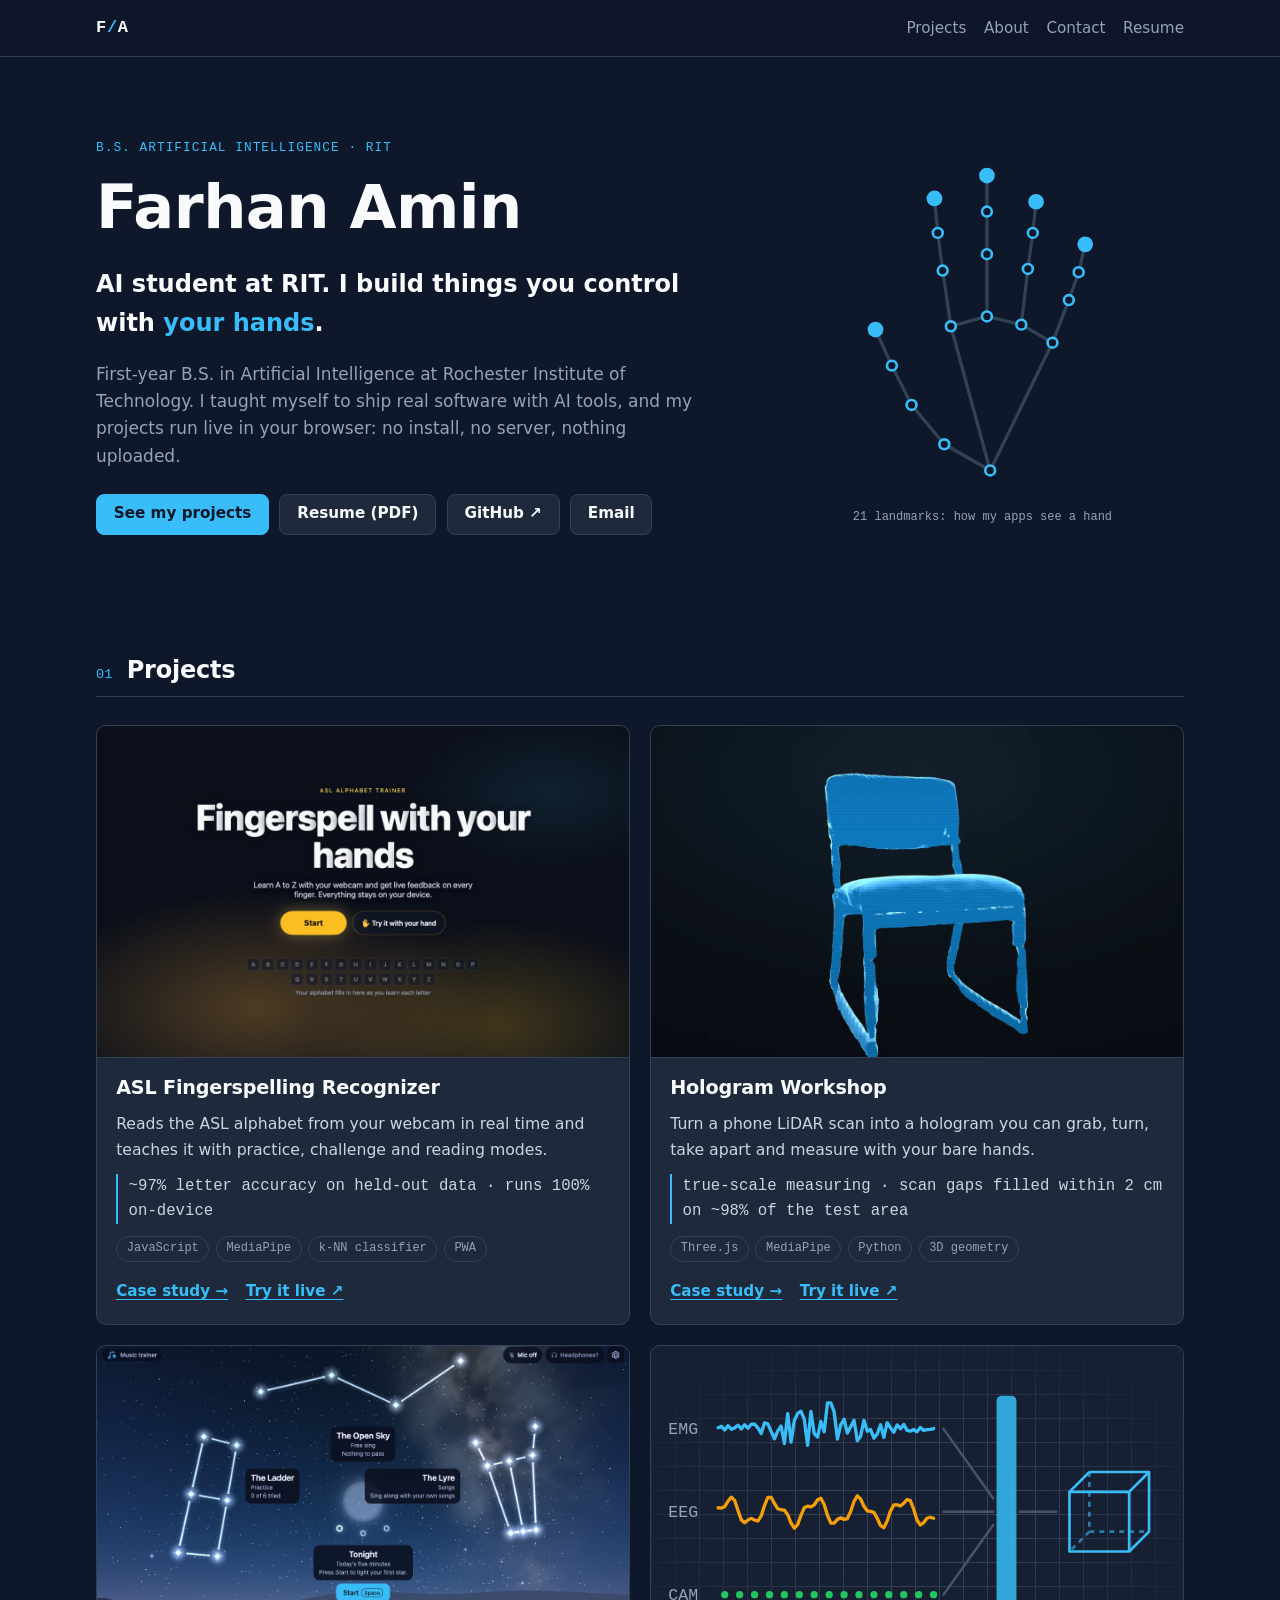
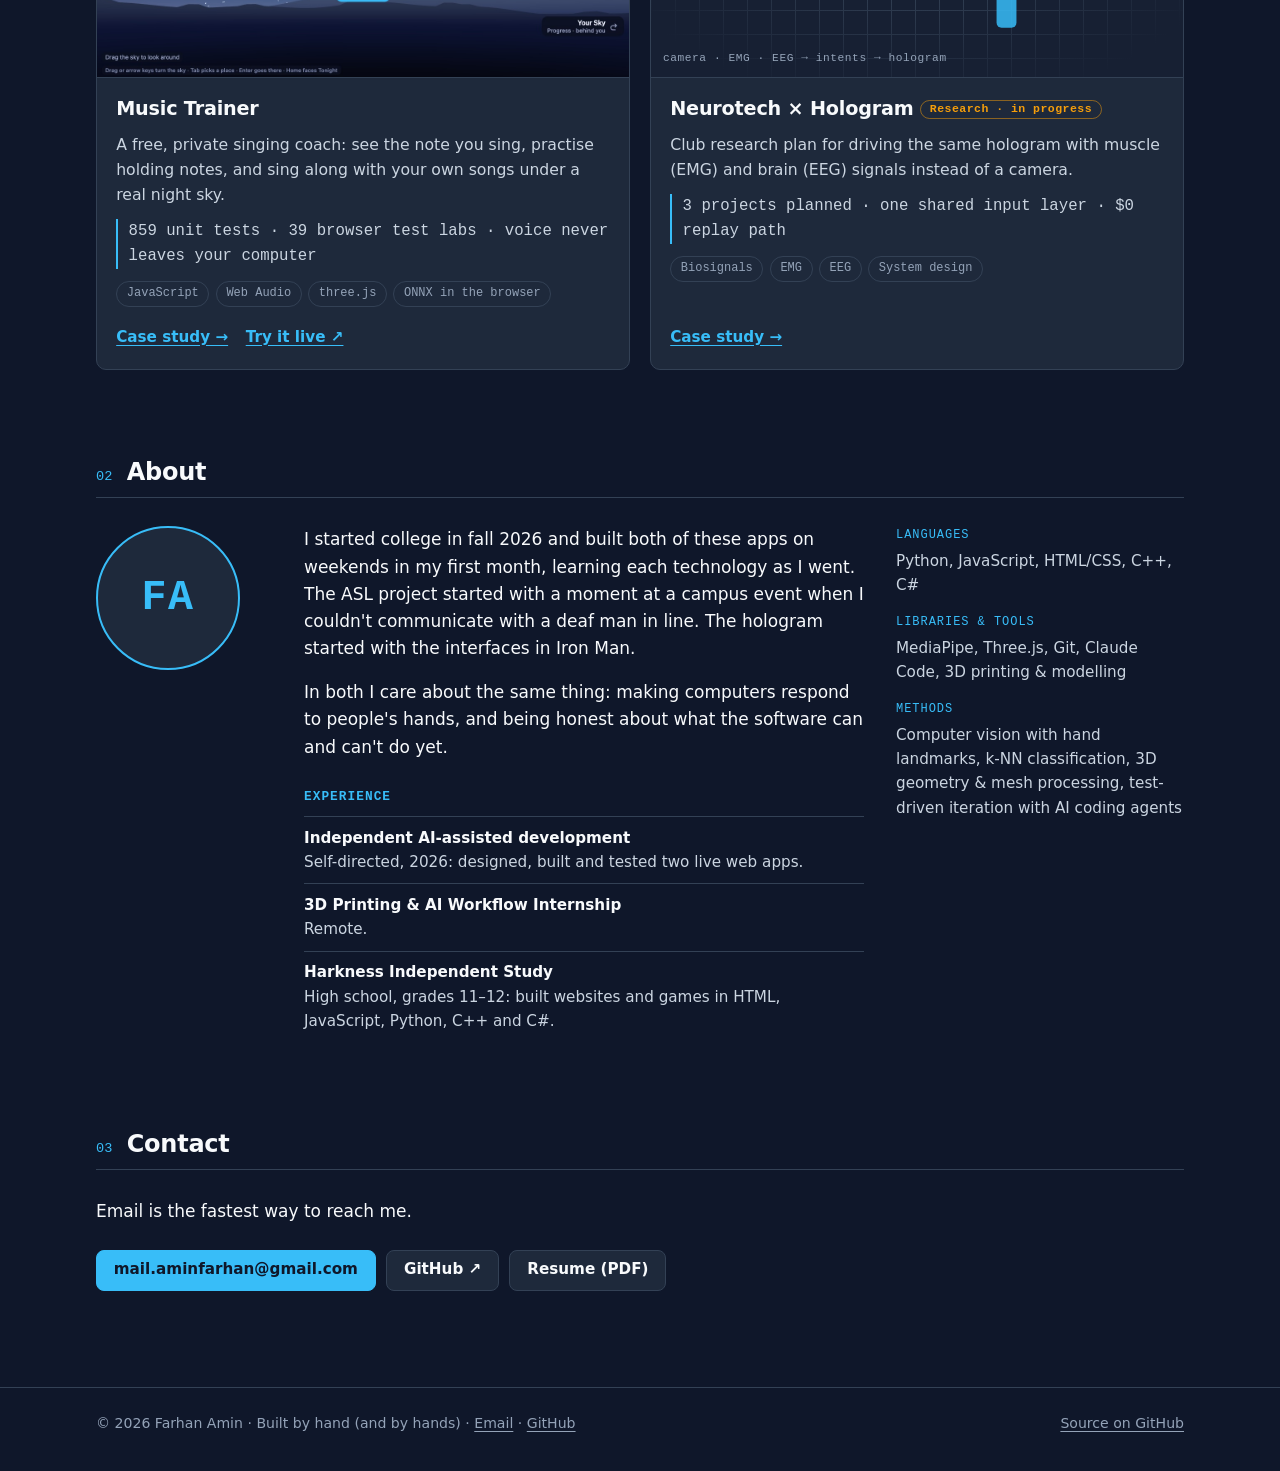
<file: index.html>
<!doctype html>
<html lang="en">
<head>
  <meta charset="utf-8">
  <meta name="viewport" content="width=device-width, initial-scale=1">
  <title>Farhan Amin — AI student &amp; builder</title>
  <meta name="description" content="First-year AI student at RIT building browser apps: an ASL fingerspelling trainer, a hand-controlled 3D hologram platform and a private singing coach.">
  <meta name="theme-color" content="#0f172a">
  <meta property="og:type" content="website">
  <meta property="og:title" content="Farhan Amin — AI student &amp; builder">
  <meta property="og:description" content="First-year AI student at RIT building browser apps: an ASL fingerspelling trainer, a hand-controlled 3D hologram platform and a private singing coach.">
  <meta property="og:url" content="https://crazycatz67.github.io/">
  <meta property="og:image" content="https://crazycatz67.github.io/assets/og.png">
  <meta property="og:image:width" content="1200">
  <meta property="og:image:height" content="630">
  <meta property="og:image:alt" content="Farhan Amin — AI student and builder. Projects: ASL Fingerspelling Recognizer, Hologram Workshop, Neurotech × Hologram.">
  <meta name="twitter:card" content="summary_large_image">
  <link rel="icon" href="data:image/svg+xml,%3Csvg xmlns='http://www.w3.org/2000/svg' viewBox='0 0 32 32'%3E%3Crect width='32' height='32' rx='7' fill='%230f172a'/%3E%3Ctext x='16' y='21.5' font-family='monospace' font-size='14' font-weight='700' text-anchor='middle' fill='%2338bdf8'%3EFA%3C/text%3E%3C/svg%3E">
  <link rel="stylesheet" href="css/site.css">
  <script src="js/site.js" defer></script>
</head>
<body>
<a class="skip" href="#main">Skip to content</a>

<header class="site-header">
  <div class="wrap">
    <a class="brand" href="./" aria-label="Farhan Amin, home">F<span>/</span>A</a>
    <nav class="nav" aria-label="Main">
      <a href="#projects">Projects</a>
      <a href="#about">About</a>
      <a class="nav-optional" href="#contact">Contact</a>
      <a href="assets/Farhan-Amin-Resume.pdf">Resume</a>
    </nav>
  </div>
</header>

<main id="main">
  <section class="hero" aria-labelledby="hero-title">
    <div class="wrap">
      <div>
        <p class="kicker">B.S. Artificial Intelligence · RIT</p>
        <h1 id="hero-title">Farhan Amin</h1>
        <p class="line">AI student at RIT. I build things you control with <em>your hands</em>.</p>
        <p class="sub">First-year B.S. in Artificial Intelligence at Rochester Institute of Technology. I taught myself to ship real software with AI tools, and my projects run live in your browser: no install, no server, nothing uploaded.</p>
        <ul class="btns">
          <li><a class="btn btn-primary" href="#projects">See my projects</a></li>
          <li><a class="btn" href="assets/Farhan-Amin-Resume.pdf">Resume (PDF)</a></li>
          <li><a class="btn" href="https://github.com/Crazycatz67" rel="noopener">GitHub ↗</a></li>
          <li><a class="btn" href="mailto:mail.aminfarhan@gmail.com">Email</a></li>
        </ul>
      </div>
      <figure class="hero-art" aria-hidden="true">
        <svg class="hand" viewBox="12 22 166 216" width="272" height="354" focusable="false"><path d="M100 220 L72 204 L52 180 L40 156 L30 134 M100 220 L76 132 L71 98 L68 75 L66 54 M76 132 L98 126 L98 88 L98 62 L98 40 M98 126 L119 131 L123 97 L126 75 L128 56 M119 131 L138 142 L148 116 L154 99 L158 82 M100 220 L138 142"/><circle cx="100" cy="220" r="3"/><circle cx="72" cy="204" r="3"/><circle cx="52" cy="180" r="3"/><circle cx="40" cy="156" r="3"/><circle class="tip" cx="30" cy="134" r="4"/><circle cx="76" cy="132" r="3"/><circle cx="71" cy="98" r="3"/><circle cx="68" cy="75" r="3"/><circle class="tip" cx="66" cy="54" r="4"/><circle cx="98" cy="126" r="3"/><circle cx="98" cy="88" r="3"/><circle cx="98" cy="62" r="3"/><circle class="tip" cx="98" cy="40" r="4"/><circle cx="119" cy="131" r="3"/><circle cx="123" cy="97" r="3"/><circle cx="126" cy="75" r="3"/><circle class="tip" cx="128" cy="56" r="4"/><circle cx="138" cy="142" r="3"/><circle cx="148" cy="116" r="3"/><circle cx="154" cy="99" r="3"/><circle class="tip" cx="158" cy="82" r="4"/></svg>
        <figcaption class="hand-cap">21 landmarks: how my apps see a hand</figcaption>
      </figure>
    </div>
  </section>

  <section class="section" id="projects" aria-labelledby="projects-title">
    <div class="wrap">
      <div class="section-head"><span class="idx">01</span><h2 id="projects-title">Projects</h2></div>
      <ul class="cards">
        <li>
          <article class="card">
            <!-- Media slot: swap the poster for a screenshot <img> or a <video data-demo muted loop playsinline poster="..."> (see README). -->
            <div class="media" data-media-slot="asl-card">
              <img src="assets/asl-poster.jpg" width="1200" height="750" loading="lazy" decoding="async" alt="The ASL Fingerspelling Recognizer start screen: the headline "Fingerspell with your hands", Start and Try it with your hand buttons, and an A to Z progress grid.">
            </div>
            <div class="card-body">
              <h3><a href="projects/asl/">ASL Fingerspelling Recognizer</a></h3>
              <p>Reads the ASL alphabet from your webcam in real time and teaches it with practice, challenge and reading modes.</p>
              <p class="stat">~97% letter accuracy on held-out data · runs 100% on-device</p>
              <ul class="tags" aria-label="Built with"><li>JavaScript</li><li>MediaPipe</li><li>k-NN classifier</li><li>PWA</li></ul>
              <div class="card-links">
                <a href="projects/asl/">Case study →</a>
                <a href="https://crazycatz67.github.io/asl-recognizer/" rel="noopener">Try it live ↗</a>
              </div>
            </div>
          </article>
        </li>
        <li>
          <article class="card">
            <div class="media" data-media-slot="hologram-card">
              <img src="assets/hologram-hero.webp" width="1200" height="900" loading="lazy" decoding="async" alt="A scanned office chair rendered as a glowing blue hologram on a dark background.">
            </div>
            <div class="card-body">
              <h3><a href="projects/hologram/">Hologram Workshop</a></h3>
              <p>Turn a phone LiDAR scan into a hologram you can grab, turn, take apart and measure with your bare hands.</p>
              <p class="stat">true-scale measuring · scan gaps filled within 2 cm on ~98% of the test area</p>
              <ul class="tags" aria-label="Built with"><li>Three.js</li><li>MediaPipe</li><li>Python</li><li>3D geometry</li></ul>
              <div class="card-links">
                <a href="projects/hologram/">Case study →</a>
                <a href="https://crazycatz67.github.io/hologram-workshop/" rel="noopener">Try it live ↗</a>
              </div>
            </div>
          </article>
        </li>
        <li>
          <article class="card">
            <div class="media" data-media-slot="music-card">
              <img src="assets/music/sky-home.jpg" width="1280" height="800" loading="lazy" decoding="async" alt="The Music Trainer home screen: a 3D night sky with glowing constellation figures, labelled places for practice, free sing, songs and today's session, and a Start button.">
            </div>
            <div class="card-body">
              <h3><a href="projects/music/">Music Trainer</a></h3>
              <p>A free, private singing coach: see the note you sing, practise holding notes, and sing along with your own songs under a real night sky.</p>
              <p class="stat">859 unit tests · 39 browser test labs · voice never leaves your computer</p>
              <ul class="tags" aria-label="Built with"><li>JavaScript</li><li>Web Audio</li><li>three.js</li><li>ONNX in the browser</li></ul>
              <div class="card-links">
                <a href="projects/music/">Case study →</a>
                <a href="https://crazycatz67.github.io/music-trainer/" rel="noopener">Try it live ↗</a>
              </div>
            </div>
          </article>
        </li>
        <li>
          <article class="card">
            <div class="media poster" data-media-slot="neurotech-card">
              <svg viewBox="0 0 320 200" role="img" aria-label="Diagram: EMG, EEG and camera signals each feed one shared intent layer, which moves a 3D hologram."><g font-family="ui-monospace, SFMono-Regular, Menlo, monospace" font-size="10" fill="#94a3b8"><text x="10" y="53">EMG</text><text x="10" y="103">EEG</text><text x="10" y="153">CAM</text></g><path class="trace" stroke="#38bdf8" d="M40 49.3 L42 48.5 L44 50.6 L46 48.1 L48 50.2 L50 49.4 L52 47.8 L54 50.0 L56 47.5 L58 49.6 L60 47.2 L62 47.1 L64 49.4 L66 52.8 L68 46.4 L70 47.0 L72 51.5 L74 56.0 L76 51.2 L78 48.3 L80 58.8 L82 40.8 L84 58.0 L86 44.9 L88 40.7 L90 39.3 L92 44.3 L94 59.9 L96 39.5 L98 52.8 L100 54.9 L102 45.5 L104 51.7 L106 34.3 L108 34.3 L110 39.7 L112 56.1 L114 47.6 L116 44.2 L118 52.5 L120 48.7 L122 44.8 L124 57.1 L126 54.4 L128 44.8 L130 51.4 L132 50.4 L134 55.6 L136 53.1 L138 47.5 L140 55.1 L142 46.3 L144 49.3 L146 52.0 L148 47.6 L150 49.9 L152 47.3 L154 50.9 L156 51.4 L158 50.4 L160 51.8 L162 49.2 L164 50.9 L166 50.4 L168 50.3 L170 49.8"/><path class="trace" stroke="#f59e0b" d="M40 97.6 L42 97.8 L44 96.9 L46 93.6 L48 91.2 L50 93.2 L52 99.2 L54 104.9 L56 106.6 L58 105.0 L60 104.0 L62 105.0 L64 105.6 L66 102.5 L68 96.3 L70 91.4 L72 91.3 L74 95.0 L76 98.2 L78 98.8 L80 99.0 L82 101.8 L84 106.8 L86 109.9 L88 107.8 L90 102.2 L92 97.6 L94 96.6 L96 97.1 L98 95.8 L100 92.8 L102 91.9 L104 95.6 L106 102.2 L108 106.8 L110 106.9 L112 104.6 L114 103.7 L116 104.6 L118 104.1 L120 99.8 L122 93.7 L124 90.4 L126 92.3 L128 96.7 L130 99.5 L132 99.8 L134 100.4 L136 103.9 L138 108.4 L140 109.6 L142 105.6 L144 99.6 L146 95.9 L148 95.9 L150 96.5 L152 94.9 L154 92.6 L156 93.3 L158 98.5 L160 105.0 L162 108.0 L164 106.6 L166 103.9 L168 103.3 L170 103.9"/><g fill="#22c55e"><circle cx="44" cy="150" r="2.2"/><circle cx="53" cy="150" r="2.2"/><circle cx="62" cy="150" r="2.2"/><circle cx="71" cy="150" r="2.2"/><circle cx="80" cy="150" r="2.2"/><circle cx="89" cy="150" r="2.2"/><circle cx="98" cy="150" r="2.2"/><circle cx="107" cy="150" r="2.2"/><circle cx="116" cy="150" r="2.2"/><circle cx="125" cy="150" r="2.2"/><circle cx="134" cy="150" r="2.2"/><circle cx="143" cy="150" r="2.2"/><circle cx="152" cy="150" r="2.2"/><circle cx="161" cy="150" r="2.2"/><circle cx="170" cy="150" r="2.2"/></g><g fill="none" stroke="#475569" stroke-width="1.5" stroke-linecap="round"><path d="M176 50 L206 92 M176 100 L206 100 M176 150 L206 108"/><path d="M222 100 L244 100"/></g><rect x="208" y="30" width="12" height="140" rx="3" fill="#38bdf8" opacity=".85"/><g fill="none" stroke="#38bdf8" stroke-width="1.6" stroke-linejoin="round"><path d="M252 88 L288 88 L288 124 L252 124 Z"/><path d="M264 76 L300 76 L300 112 L288 124 M252 88 L264 76 M288 88 L300 76"/><path d="M264 76 L264 112 L252 124 M264 112 L300 112" stroke-dasharray="3 3" opacity=".6"/></g></svg>
              <span class="poster-label">camera · EMG · EEG → intents → hologram</span>
            </div>
            <div class="card-body">
              <h3><a href="projects/neurotech/">Neurotech × Hologram</a> <span class="badge">Research · in progress</span></h3>
              <p>Club research plan for driving the same hologram with muscle (EMG) and brain (EEG) signals instead of a camera.</p>
              <p class="stat">3 projects planned · one shared input layer · $0 replay path</p>
              <ul class="tags" aria-label="Topics"><li>Biosignals</li><li>EMG</li><li>EEG</li><li>System design</li></ul>
              <div class="card-links">
                <a href="projects/neurotech/">Case study →</a>
              </div>
            </div>
          </article>
        </li>
      </ul>
    </div>
  </section>

  <section class="section" id="about" aria-labelledby="about-title">
    <div class="wrap">
      <div class="section-head"><span class="idx">02</span><h2 id="about-title">About</h2></div>
      <div class="about">
        <!-- Monogram until PHOTO_URL is set in js/site.js. -->
        <div class="avatar" data-avatar data-root="" role="img" aria-label="Farhan Amin monogram">FA</div>
        <div class="prose">
          <p>I started college in fall 2026 and built both of these apps on weekends in my first month, learning each technology as I went. The ASL project started with a moment at a campus event when I couldn't communicate with a deaf man in line. The hologram started with the interfaces in Iron Man.</p>
          <p>In both I care about the same thing: making computers respond to people's hands, and being honest about what the software can and can't do yet.</p>
          <h3 class="kicker sub-head">Experience</h3>
          <ul class="exp">
            <li><strong>Independent AI-assisted development</strong>Self-directed, 2026: designed, built and tested two live web apps.</li>
            <li><strong>3D Printing &amp; AI Workflow Internship</strong>Remote.</li>
            <li><strong>Harkness Independent Study</strong>High school, grades 11–12: built websites and games in HTML, JavaScript, Python, C++ and C#.</li>
          </ul>
        </div>
        <dl class="facts-list">
          <dt>Languages</dt>
          <dd>Python, JavaScript, HTML/CSS, C++, C#</dd>
          <dt>Libraries &amp; tools</dt>
          <dd>MediaPipe, Three.js, Git, Claude Code, 3D printing &amp; modelling</dd>
          <dt>Methods</dt>
          <dd>Computer vision with hand landmarks, k-NN classification, 3D geometry &amp; mesh processing, test-driven iteration with AI coding agents</dd>
        </dl>
      </div>
    </div>
  </section>

  <section class="section contact" id="contact" aria-labelledby="contact-title">
    <div class="wrap">
      <div class="section-head"><span class="idx">03</span><h2 id="contact-title">Contact</h2></div>
      <p>Email is the fastest way to reach me.</p>
      <ul class="btns">
        <li><a class="btn btn-primary" href="mailto:mail.aminfarhan@gmail.com">mail.aminfarhan@gmail.com</a></li>
        <li><a class="btn" href="https://github.com/Crazycatz67" rel="noopener">GitHub ↗</a></li>
        <!-- Shown by js/site.js once LINKEDIN_URL is set. -->
        <li data-linkedin hidden><a class="btn" href="#" rel="noopener">LinkedIn ↗</a></li>
        <li><a class="btn" href="assets/Farhan-Amin-Resume.pdf">Resume (PDF)</a></li>
      </ul>
    </div>
  </section>
</main>

<footer class="site-footer">
  <div class="wrap">
    <span>© 2026 Farhan Amin · Built by hand (and by hands) · <a href="mailto:mail.aminfarhan@gmail.com">Email</a> · <a href="https://github.com/Crazycatz67" rel="noopener">GitHub</a><span data-linkedin hidden> · <a href="#" rel="noopener">LinkedIn</a></span></span>
    <a href="https://github.com/Crazycatz67/Crazycatz67.github.io" rel="noopener">Source on GitHub</a>
  </div>
</footer>
</body>
</html>
</file>
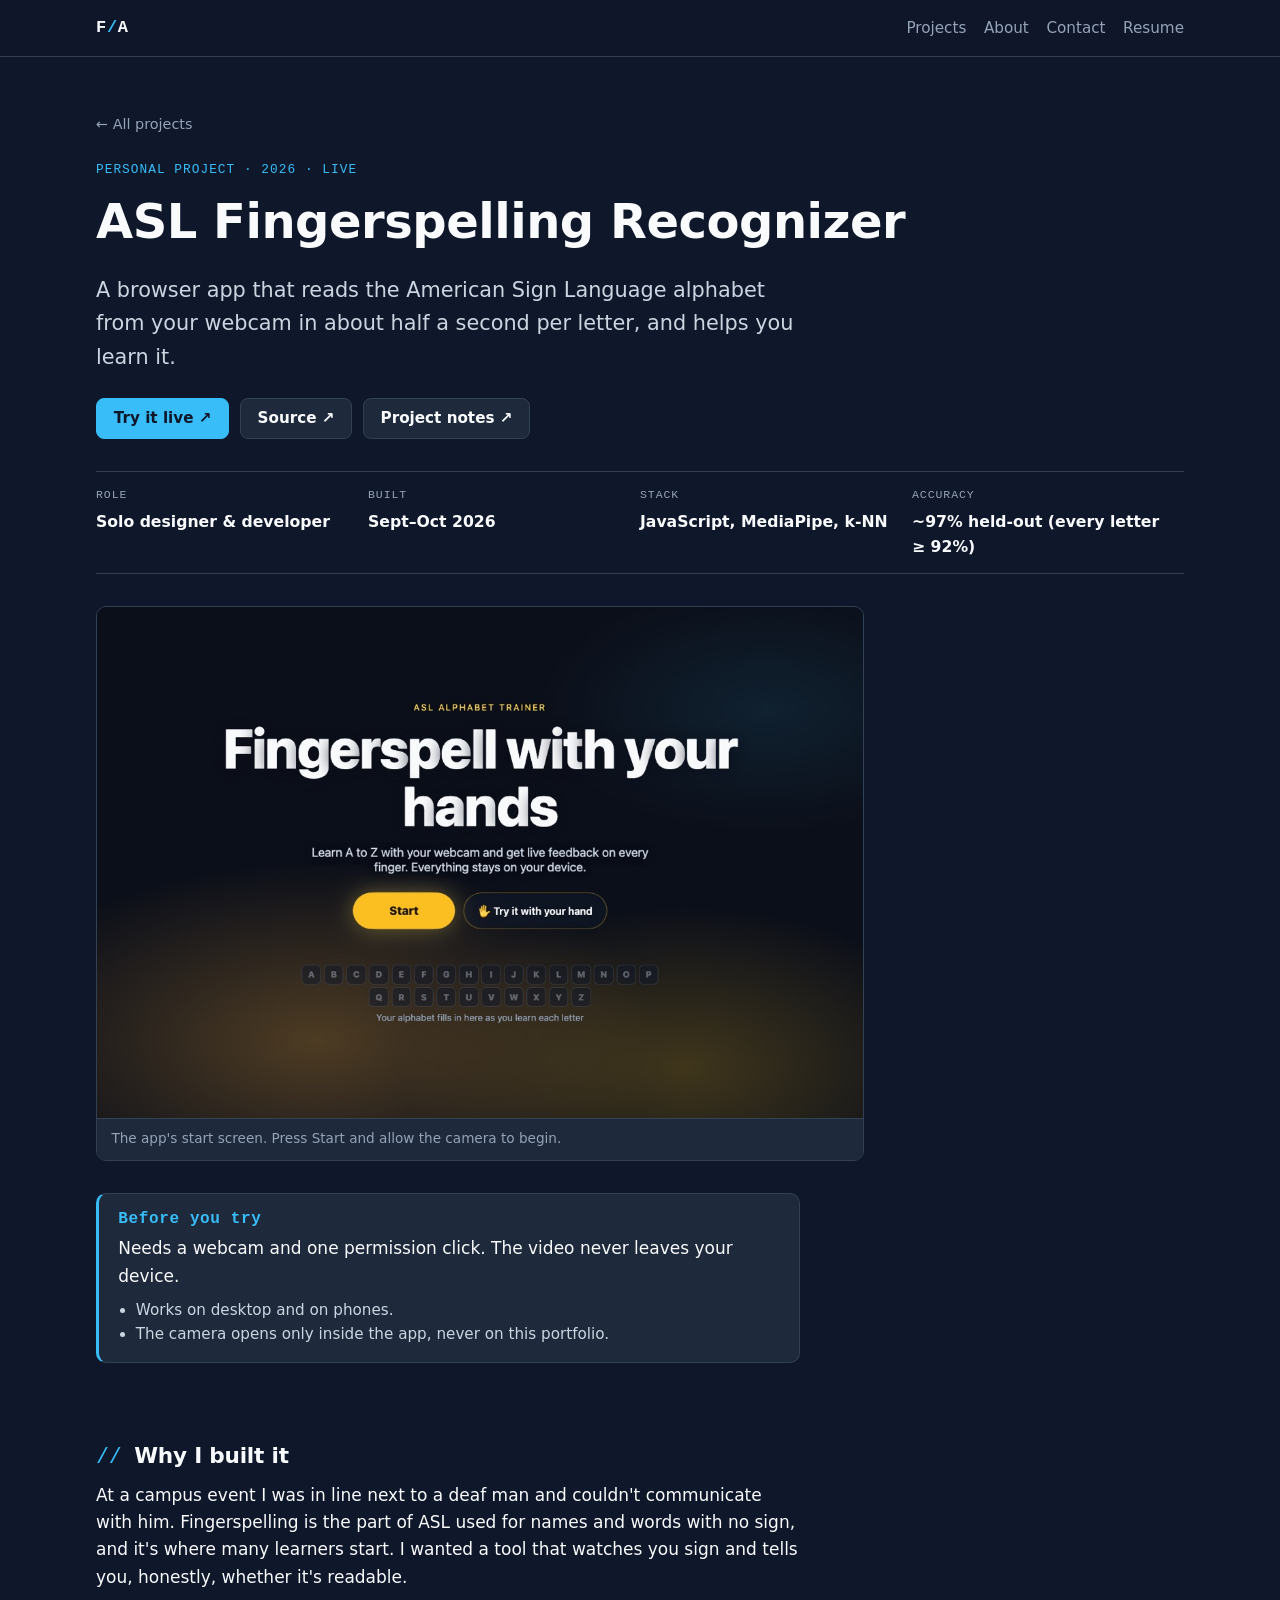
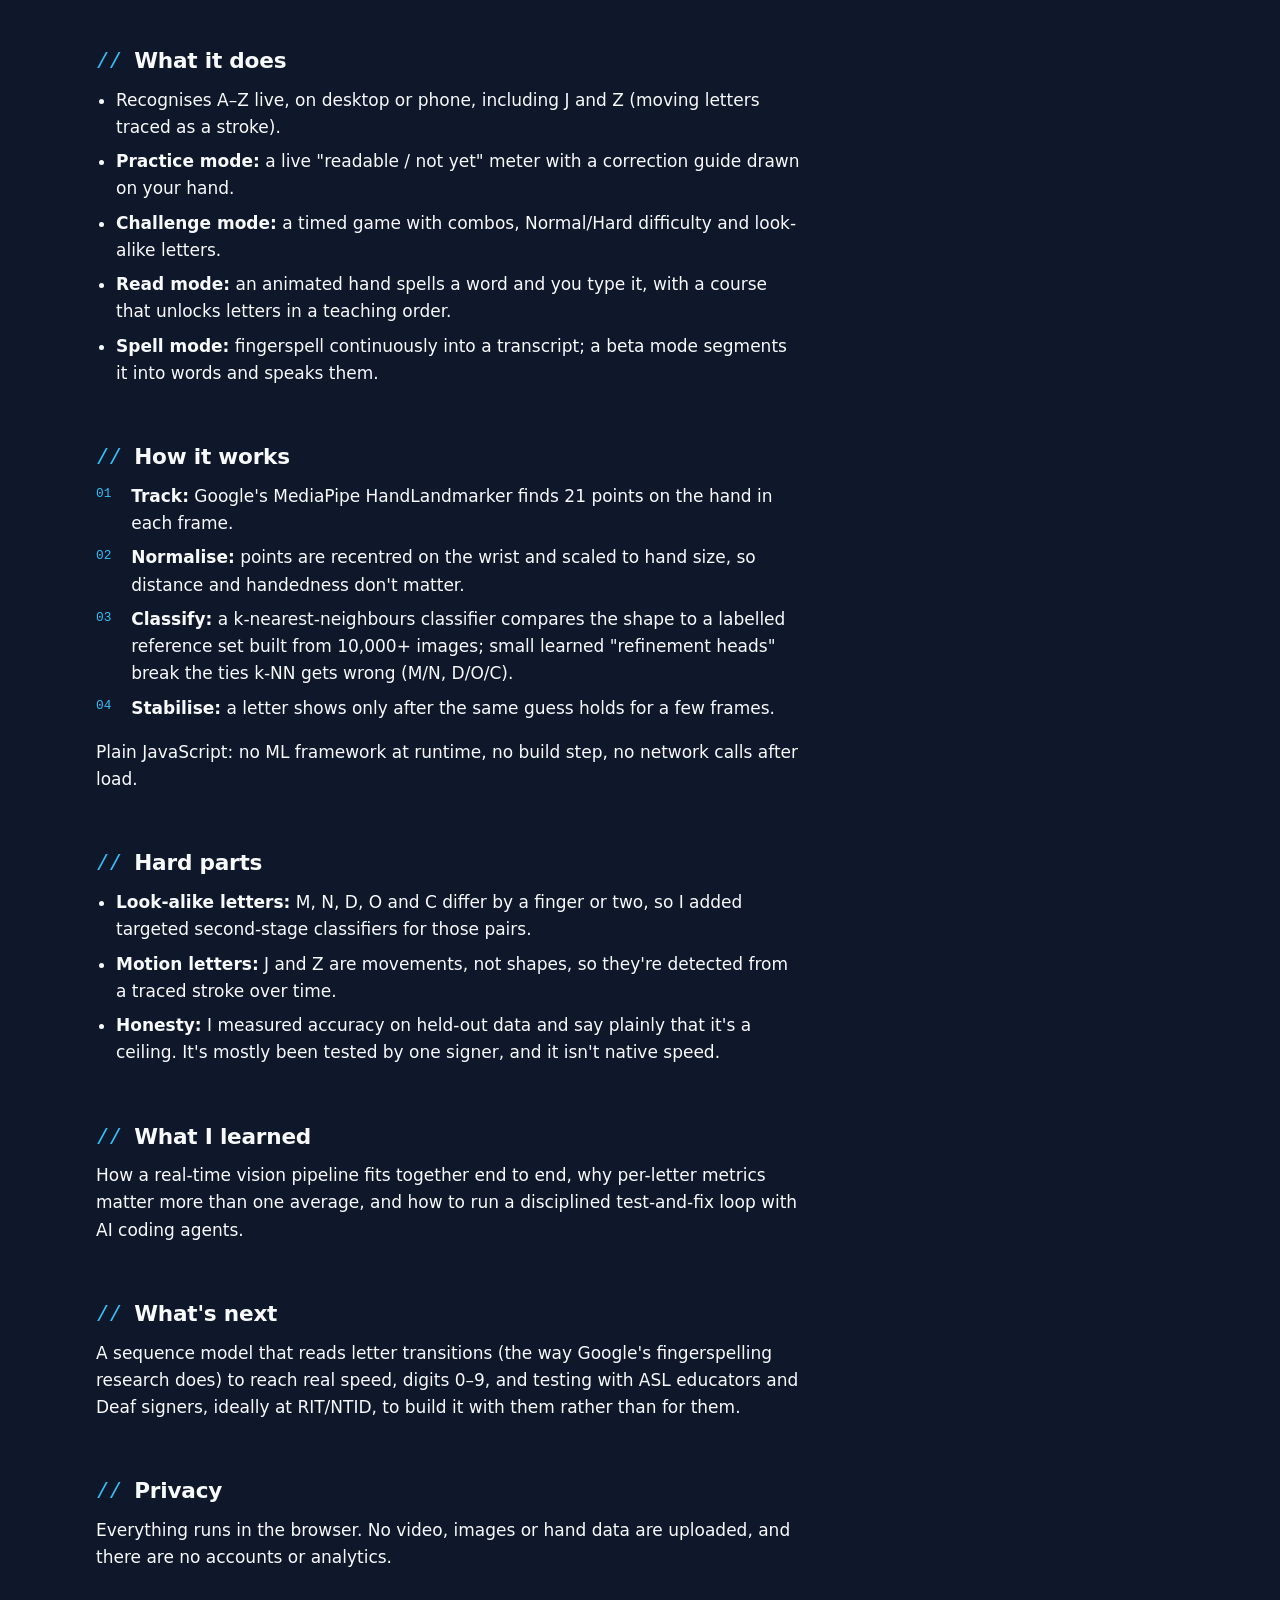
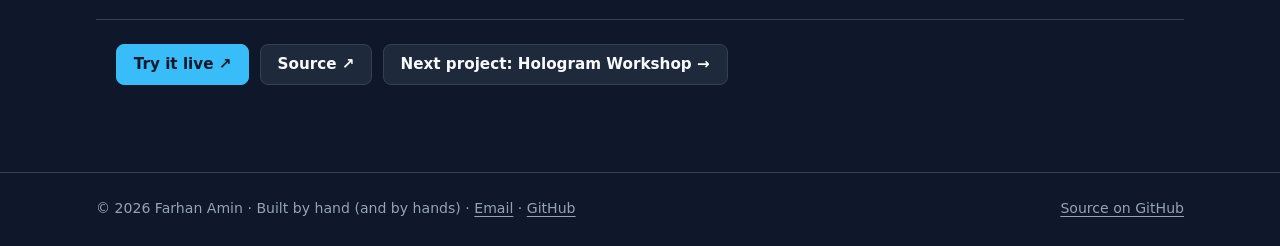
<file: projects/asl/index.html>
<!doctype html>
<html lang="en">
<head>
  <meta charset="utf-8">
  <meta name="viewport" content="width=device-width, initial-scale=1">
  <title>ASL Fingerspelling Recognizer — Farhan Amin</title>
  <meta name="description" content="A browser app that reads the American Sign Language alphabet from your webcam in about half a second per letter, and helps you learn it.">
  <meta name="theme-color" content="#0f172a">
  <meta property="og:type" content="article">
  <meta property="og:title" content="ASL Fingerspelling Recognizer — Farhan Amin">
  <meta property="og:description" content="A browser app that reads the American Sign Language alphabet from your webcam in about half a second per letter, and helps you learn it.">
  <meta property="og:url" content="https://crazycatz67.github.io/projects/asl/">
  <meta property="og:image" content="https://crazycatz67.github.io/assets/og.png">
  <meta property="og:image:width" content="1200">
  <meta property="og:image:height" content="630">
  <meta name="twitter:card" content="summary_large_image">
  <link rel="icon" href="data:image/svg+xml,%3Csvg xmlns='http://www.w3.org/2000/svg' viewBox='0 0 32 32'%3E%3Crect width='32' height='32' rx='7' fill='%230f172a'/%3E%3Ctext x='16' y='21.5' font-family='monospace' font-size='14' font-weight='700' text-anchor='middle' fill='%2338bdf8'%3EFA%3C/text%3E%3C/svg%3E">
  <link rel="stylesheet" href="../../css/site.css">
  <script src="../../js/site.js" defer></script>
</head>
<body>
<a class="skip" href="#main">Skip to content</a>

<header class="site-header">
  <div class="wrap">
    <a class="brand" href="../../" aria-label="Farhan Amin, home">F<span>/</span>A</a>
    <nav class="nav" aria-label="Main">
      <a href="../../#projects">Projects</a>
      <a href="../../#about">About</a>
      <a class="nav-optional" href="../../#contact">Contact</a>
      <a href="../../assets/Farhan-Amin-Resume.pdf">Resume</a>
    </nav>
  </div>
</header>

<main id="main">
  <article>
    <header class="cs-head">
      <div class="wrap">
        <p class="crumb"><a href="../../#projects">← All projects</a></p>
        <p class="kicker">Personal project · 2026 · Live</p>
        <h1>ASL Fingerspelling Recognizer</h1>
        <p class="lede">A browser app that reads the American Sign Language alphabet from your webcam in about half a second per letter, and helps you learn it.</p>
        <ul class="btns">
          <li><a class="btn btn-primary" href="https://crazycatz67.github.io/asl-recognizer/" rel="noopener">Try it live ↗</a></li>
          <li><a class="btn" href="https://github.com/Crazycatz67/asl-recognizer" rel="noopener">Source ↗</a></li>
          <li><a class="btn" href="https://crazycatz67.github.io/asl-recognizer/about.html" rel="noopener">Project notes ↗</a></li>
        </ul>

        <dl class="facts">
          <div><dt>Role</dt><dd>Solo designer &amp; developer</dd></div>
          <div><dt>Built</dt><dd>Sept–Oct 2026</dd></div>
          <div><dt>Stack</dt><dd>JavaScript, MediaPipe, k-NN</dd></div>
          <div><dt>Accuracy</dt><dd>~97% held-out (every letter ≥ 92%)</dd></div>
        </dl>

        <figure class="cs-media">
          <!-- Media slot: replace the poster with a screenshot, or a demo recording:
               <video data-demo muted loop playsinline preload="metadata" poster="../../assets/asl-poster.webp" width="1280" height="720">
                 <source src="../../assets/asl-demo.webm" type="video/webm">
                 <source src="../../assets/asl-demo.mp4" type="video/mp4">
               </video>
               (no autoplay attribute: js/site.js starts it unless reduced motion is on) -->
          <div class="media" data-media-slot="asl-demo">
              <img src="../../assets/asl-poster.jpg" width="1200" height="750" decoding="async" alt="The ASL Fingerspelling Recognizer start screen: the headline "Fingerspell with your hands", Start and Try it with your hand buttons, and an A to Z progress grid.">
            </div>
          <figcaption>The app's start screen. Press Start and allow the camera to begin.</figcaption>
        </figure>

        <aside class="camera-note" aria-labelledby="cam-title">
          <h2 id="cam-title">Before you try</h2>
          <p>Needs a webcam and one permission click. The video never leaves your device.</p>
          <ul>
            <li>Works on desktop and on phones.</li>
            <li>The camera opens only inside the app, never on this portfolio.</li>
          </ul>
        </aside>
      </div>
    </header>

    <div class="wrap cs-body">
      <section aria-labelledby="why">
        <h2 id="why">Why I built it</h2>
        <p>At a campus event I was in line next to a deaf man and couldn't communicate with him. Fingerspelling is the part of ASL used for names and words with no sign, and it's where many learners start. I wanted a tool that watches you sign and tells you, honestly, whether it's readable.</p>
      </section>

      <section aria-labelledby="what">
        <h2 id="what">What it does</h2>
        <ul>
          <li>Recognises A–Z live, on desktop or phone, including J and Z (moving letters traced as a stroke).</li>
          <li><strong>Practice mode:</strong> a live "readable / not yet" meter with a correction guide drawn on your hand.</li>
          <li><strong>Challenge mode:</strong> a timed game with combos, Normal/Hard difficulty and look-alike letters.</li>
          <li><strong>Read mode:</strong> an animated hand spells a word and you type it, with a course that unlocks letters in a teaching order.</li>
          <li><strong>Spell mode:</strong> fingerspell continuously into a transcript; a beta mode segments it into words and speaks them.</li>
        </ul>
      </section>

      <section aria-labelledby="how">
        <h2 id="how">How it works</h2>
        <ol>
          <li><strong>Track:</strong> Google's MediaPipe HandLandmarker finds 21 points on the hand in each frame.</li>
          <li><strong>Normalise:</strong> points are recentred on the wrist and scaled to hand size, so distance and handedness don't matter.</li>
          <li><strong>Classify:</strong> a k-nearest-neighbours classifier compares the shape to a labelled reference set built from 10,000+ images; small learned "refinement heads" break the ties k-NN gets wrong (M/N, D/O/C).</li>
          <li><strong>Stabilise:</strong> a letter shows only after the same guess holds for a few frames.</li>
        </ol>
        <p>Plain JavaScript: no ML framework at runtime, no build step, no network calls after load.</p>
      </section>

      <section aria-labelledby="hard">
        <h2 id="hard">Hard parts</h2>
        <ul>
          <li><strong>Look-alike letters:</strong> M, N, D, O and C differ by a finger or two, so I added targeted second-stage classifiers for those pairs.</li>
          <li><strong>Motion letters:</strong> J and Z are movements, not shapes, so they're detected from a traced stroke over time.</li>
          <li><strong>Honesty:</strong> I measured accuracy on held-out data and say plainly that it's a ceiling. It's mostly been tested by one signer, and it isn't native speed.</li>
        </ul>
      </section>

      <section aria-labelledby="learned">
        <h2 id="learned">What I learned</h2>
        <p>How a real-time vision pipeline fits together end to end, why per-letter metrics matter more than one average, and how to run a disciplined test-and-fix loop with AI coding agents.</p>
      </section>

      <section aria-labelledby="next">
        <h2 id="next">What's next</h2>
        <p>A sequence model that reads letter transitions (the way Google's fingerspelling research does) to reach real speed, digits 0–9, and testing with ASL educators and Deaf signers, ideally at RIT/NTID, to build it with them rather than for them.</p>
      </section>

      <section aria-labelledby="privacy">
        <h2 id="privacy">Privacy</h2>
        <p>Everything runs in the browser. No video, images or hand data are uploaded, and there are no accounts or analytics.</p>
      </section>

      <nav class="cs-end" aria-label="Project links">
        <ul class="btns">
          <li><a class="btn btn-primary" href="https://crazycatz67.github.io/asl-recognizer/" rel="noopener">Try it live ↗</a></li>
          <li><a class="btn" href="https://github.com/Crazycatz67/asl-recognizer" rel="noopener">Source ↗</a></li>
          <li><a class="btn" href="../hologram/">Next project: Hologram Workshop →</a></li>
        </ul>
      </nav>
    </div>
  </article>
</main>

<footer class="site-footer">
  <div class="wrap">
    <span>© 2026 Farhan Amin · Built by hand (and by hands) · <a href="mailto:mail.aminfarhan@gmail.com">Email</a> · <a href="https://github.com/Crazycatz67" rel="noopener">GitHub</a><span data-linkedin hidden> · <a href="#" rel="noopener">LinkedIn</a></span></span>
    <a href="https://github.com/Crazycatz67/Crazycatz67.github.io" rel="noopener">Source on GitHub</a>
  </div>
</footer>
</body>
</html>
</file>
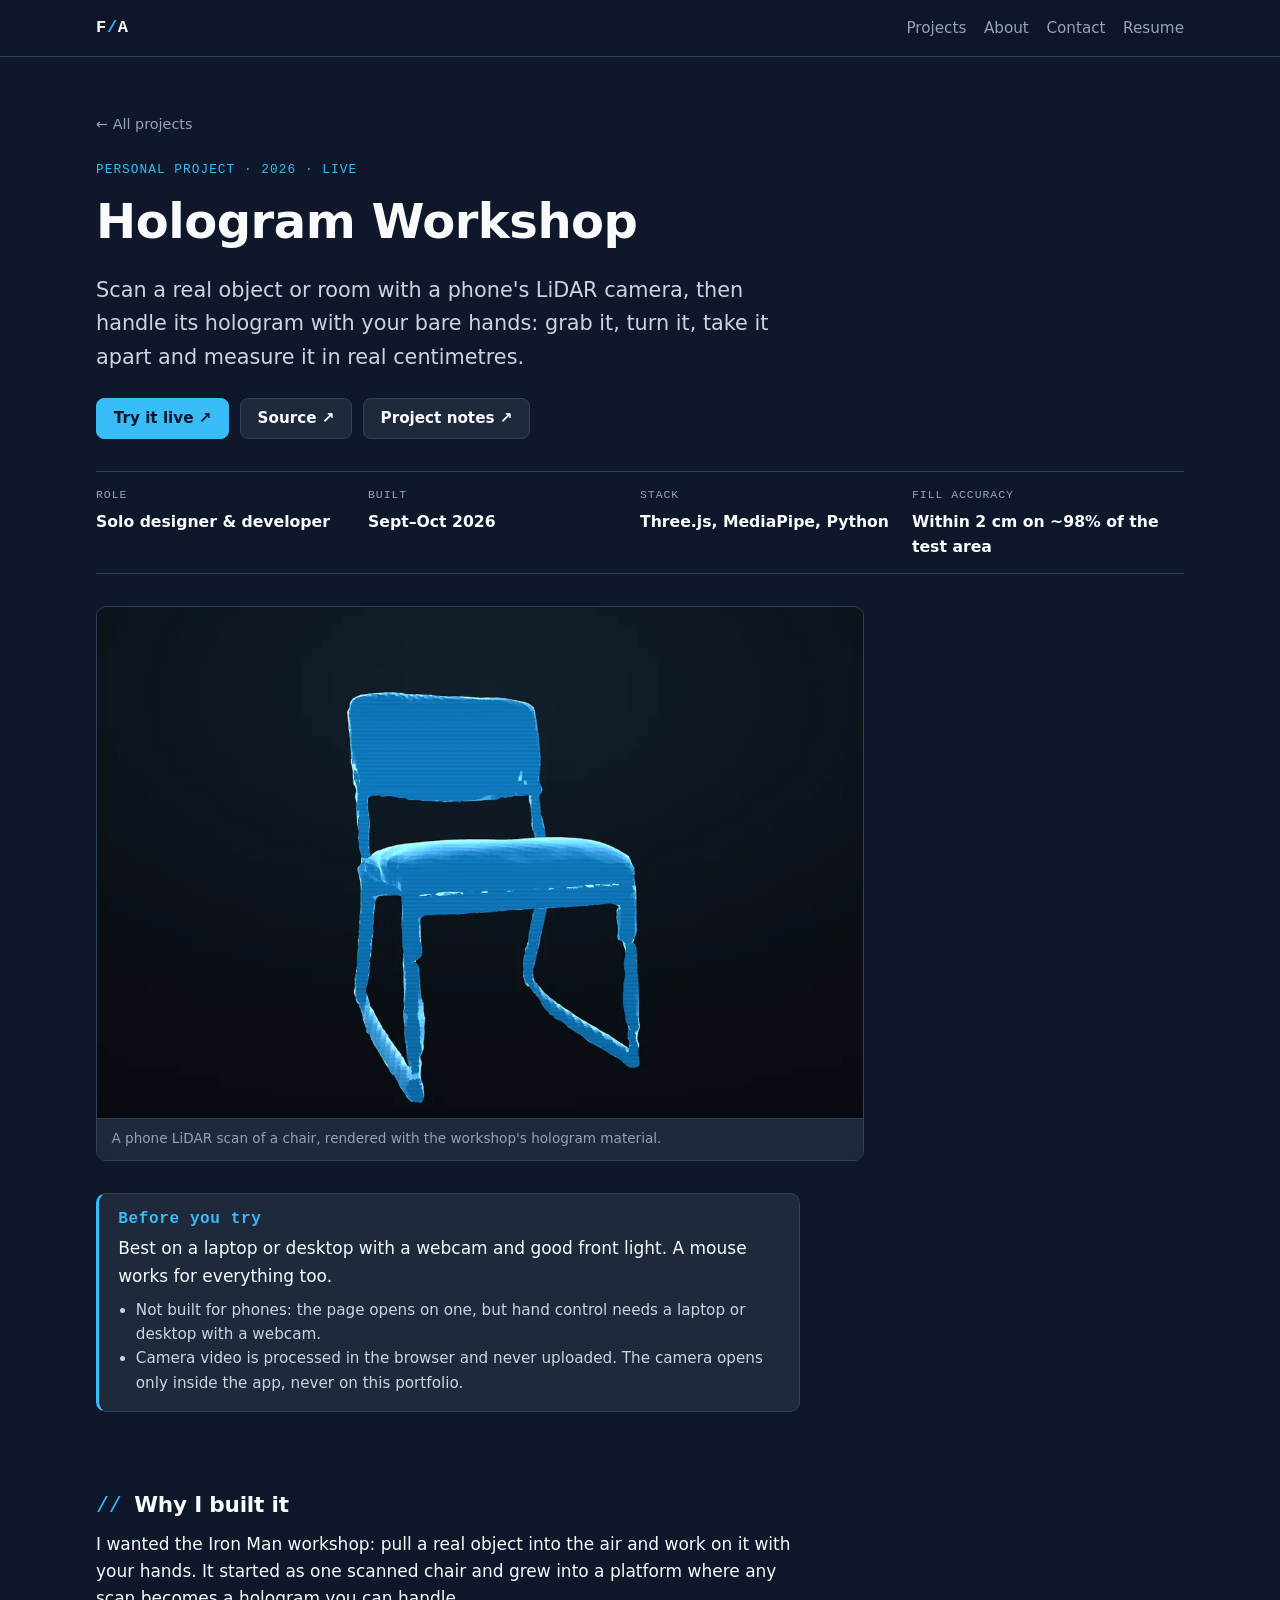
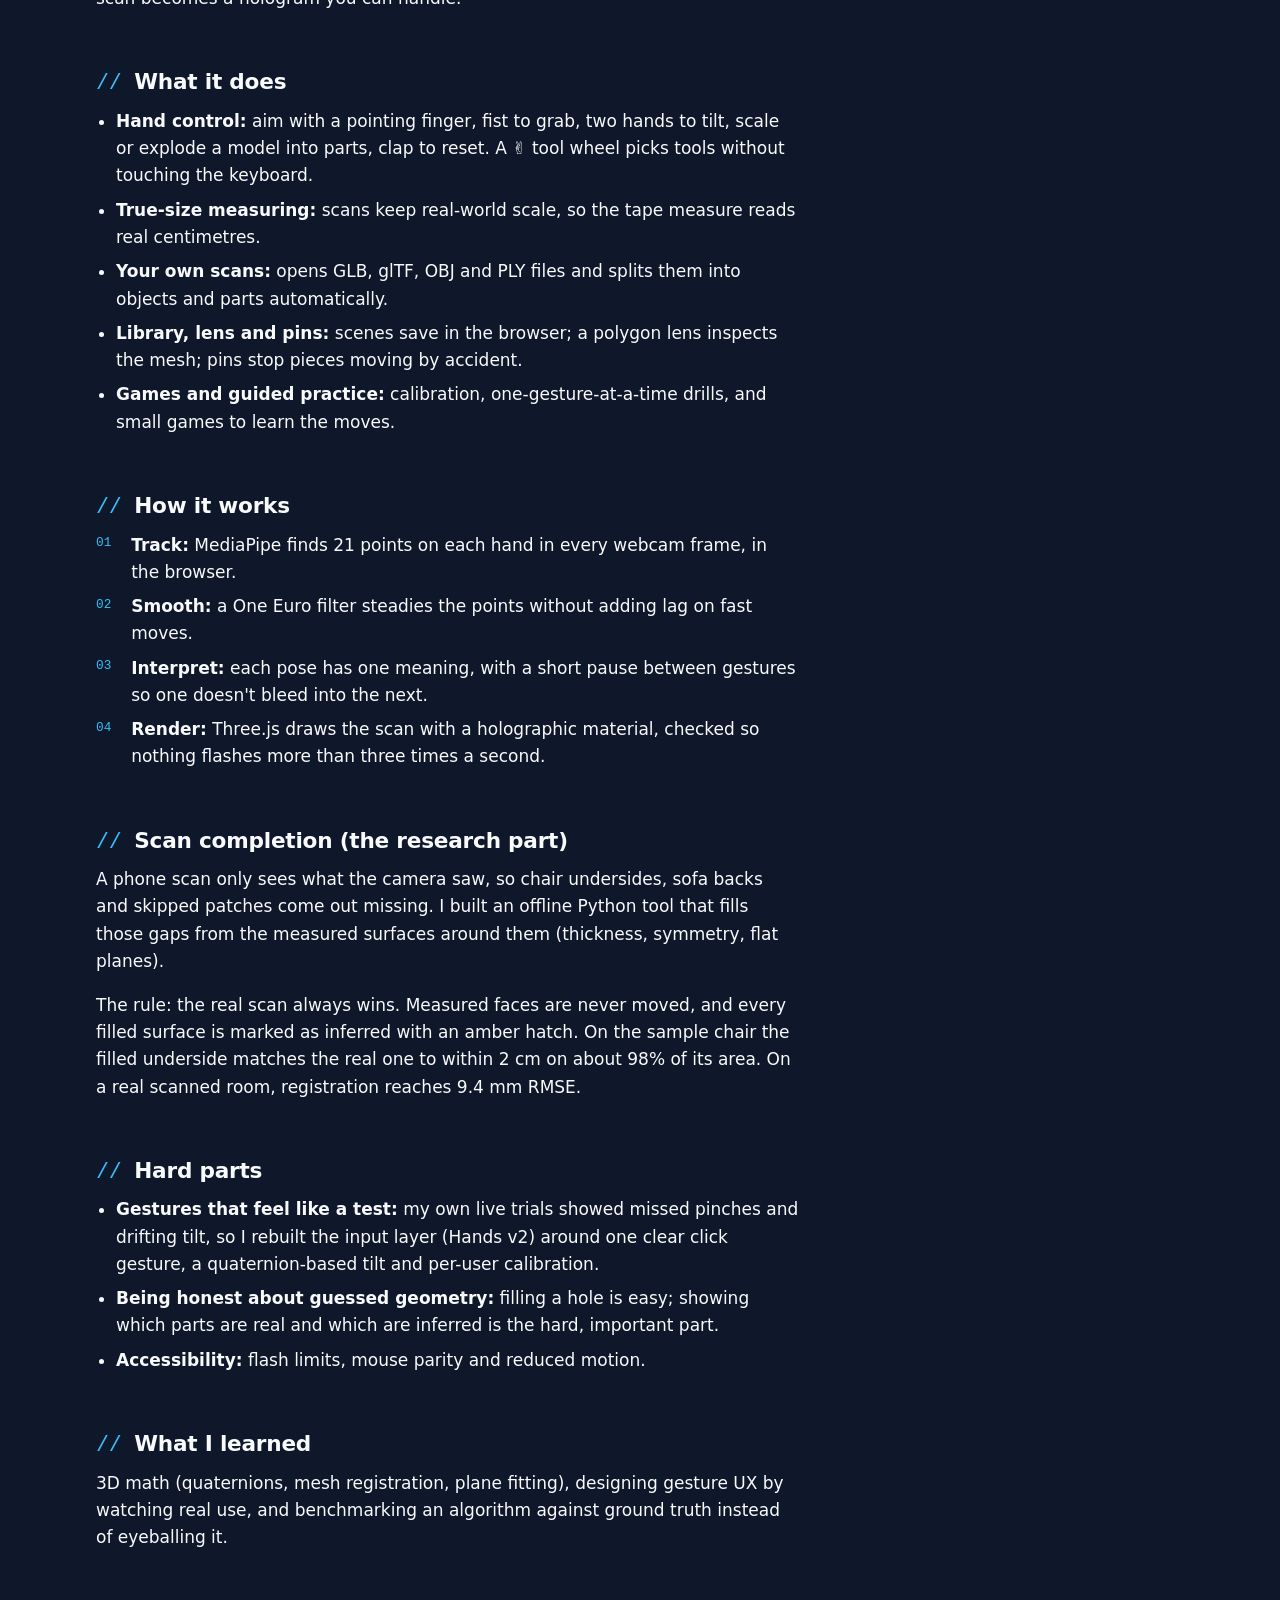
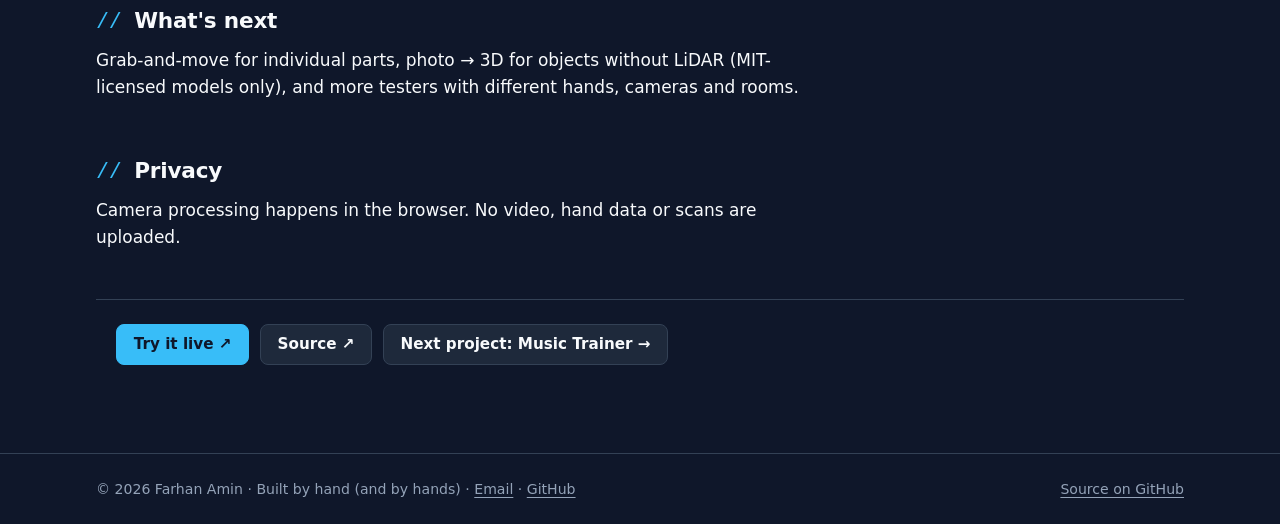
<file: projects/hologram/index.html>
<!doctype html>
<html lang="en">
<head>
  <meta charset="utf-8">
  <meta name="viewport" content="width=device-width, initial-scale=1">
  <title>Hologram Workshop — Farhan Amin</title>
  <meta name="description" content="Scan a real object or room with a phone's LiDAR camera, then handle its hologram with your bare hands: grab it, turn it, take it apart and measure it in real centimetres.">
  <meta name="theme-color" content="#0f172a">
  <meta property="og:type" content="article">
  <meta property="og:title" content="Hologram Workshop — Farhan Amin">
  <meta property="og:description" content="Scan a real object or room with a phone's LiDAR camera, then handle its hologram with your bare hands: grab it, turn it, take it apart and measure it in real centimetres.">
  <meta property="og:url" content="https://crazycatz67.github.io/projects/hologram/">
  <meta property="og:image" content="https://crazycatz67.github.io/assets/hologram-og.jpg">
  <meta property="og:image:width" content="1200">
  <meta property="og:image:height" content="630">
  <meta name="twitter:card" content="summary_large_image">
  <link rel="icon" href="data:image/svg+xml,%3Csvg xmlns='http://www.w3.org/2000/svg' viewBox='0 0 32 32'%3E%3Crect width='32' height='32' rx='7' fill='%230f172a'/%3E%3Ctext x='16' y='21.5' font-family='monospace' font-size='14' font-weight='700' text-anchor='middle' fill='%2338bdf8'%3EFA%3C/text%3E%3C/svg%3E">
  <link rel="stylesheet" href="../../css/site.css">
  <script src="../../js/site.js" defer></script>
</head>
<body>
<a class="skip" href="#main">Skip to content</a>

<header class="site-header">
  <div class="wrap">
    <a class="brand" href="../../" aria-label="Farhan Amin, home">F<span>/</span>A</a>
    <nav class="nav" aria-label="Main">
      <a href="../../#projects">Projects</a>
      <a href="../../#about">About</a>
      <a class="nav-optional" href="../../#contact">Contact</a>
      <a href="../../assets/Farhan-Amin-Resume.pdf">Resume</a>
    </nav>
  </div>
</header>

<main id="main">
  <article>
    <header class="cs-head">
      <div class="wrap">
        <p class="crumb"><a href="../../#projects">← All projects</a></p>
        <p class="kicker">Personal project · 2026 · Live</p>
        <h1>Hologram Workshop</h1>
        <p class="lede">Scan a real object or room with a phone's LiDAR camera, then handle its hologram with your bare hands: grab it, turn it, take it apart and measure it in real centimetres.</p>
        <ul class="btns">
          <li><a class="btn btn-primary" href="https://crazycatz67.github.io/hologram-workshop/" rel="noopener">Try it live ↗</a></li>
          <li><a class="btn" href="https://github.com/Crazycatz67/hologram-workshop" rel="noopener">Source ↗</a></li>
          <li><a class="btn" href="https://crazycatz67.github.io/hologram-workshop/about.html" rel="noopener">Project notes ↗</a></li>
        </ul>

        <dl class="facts">
          <div><dt>Role</dt><dd>Solo designer &amp; developer</dd></div>
          <div><dt>Built</dt><dd>Sept–Oct 2026</dd></div>
          <div><dt>Stack</dt><dd>Three.js, MediaPipe, Python</dd></div>
          <div><dt>Fill accuracy</dt><dd>Within 2 cm on ~98% of the test area</dd></div>
        </dl>

        <figure class="cs-media">
          <!-- Media slot: when a recording exists, replace the <img> with
               <video data-demo muted loop playsinline preload="metadata" poster="../../assets/hologram-hero.webp" width="1200" height="900">
                 <source src="../../assets/hologram-demo.webm" type="video/webm">
                 <source src="../../assets/hologram-demo.mp4" type="video/mp4">
               </video>
               (no autoplay attribute: js/site.js starts it unless reduced motion is on) -->
          <div class="media" data-media-slot="hologram-demo">
            <img src="../../assets/hologram-hero.webp" width="1200" height="900" decoding="async" alt="A scanned office chair rendered as a glowing blue hologram on a dark background.">
          </div>
          <figcaption>A phone LiDAR scan of a chair, rendered with the workshop's hologram material.</figcaption>
        </figure>

        <aside class="camera-note" aria-labelledby="cam-title">
          <h2 id="cam-title">Before you try</h2>
          <p>Best on a laptop or desktop with a webcam and good front light. A mouse works for everything too.</p>
          <ul>
            <li>Not built for phones: the page opens on one, but hand control needs a laptop or desktop with a webcam.</li>
            <li>Camera video is processed in the browser and never uploaded. The camera opens only inside the app, never on this portfolio.</li>
          </ul>
        </aside>
      </div>
    </header>

    <div class="wrap cs-body">
      <section aria-labelledby="why">
        <h2 id="why">Why I built it</h2>
        <p>I wanted the Iron Man workshop: pull a real object into the air and work on it with your hands. It started as one scanned chair and grew into a platform where any scan becomes a hologram you can handle.</p>
      </section>

      <section aria-labelledby="what">
        <h2 id="what">What it does</h2>
        <ul>
          <li><strong>Hand control:</strong> aim with a pointing finger, fist to grab, two hands to tilt, scale or explode a model into parts, clap to reset. A ✌ tool wheel picks tools without touching the keyboard.</li>
          <li><strong>True-size measuring:</strong> scans keep real-world scale, so the tape measure reads real centimetres.</li>
          <li><strong>Your own scans:</strong> opens GLB, glTF, OBJ and PLY files and splits them into objects and parts automatically.</li>
          <li><strong>Library, lens and pins:</strong> scenes save in the browser; a polygon lens inspects the mesh; pins stop pieces moving by accident.</li>
          <li><strong>Games and guided practice:</strong> calibration, one-gesture-at-a-time drills, and small games to learn the moves.</li>
        </ul>
      </section>

      <section aria-labelledby="how">
        <h2 id="how">How it works</h2>
        <ol>
          <li><strong>Track:</strong> MediaPipe finds 21 points on each hand in every webcam frame, in the browser.</li>
          <li><strong>Smooth:</strong> a One Euro filter steadies the points without adding lag on fast moves.</li>
          <li><strong>Interpret:</strong> each pose has one meaning, with a short pause between gestures so one doesn't bleed into the next.</li>
          <li><strong>Render:</strong> Three.js draws the scan with a holographic material, checked so nothing flashes more than three times a second.</li>
        </ol>
      </section>

      <section aria-labelledby="scan">
        <h2 id="scan">Scan completion (the research part)</h2>
        <p>A phone scan only sees what the camera saw, so chair undersides, sofa backs and skipped patches come out missing. I built an offline Python tool that fills those gaps from the measured surfaces around them (thickness, symmetry, flat planes).</p>
        <p>The rule: the real scan always wins. Measured faces are never moved, and every filled surface is marked as inferred with an amber hatch. On the sample chair the filled underside matches the real one to within 2 cm on about 98% of its area. On a real scanned room, registration reaches 9.4 mm RMSE.</p>
      </section>

      <section aria-labelledby="hard">
        <h2 id="hard">Hard parts</h2>
        <ul>
          <li><strong>Gestures that feel like a test:</strong> my own live trials showed missed pinches and drifting tilt, so I rebuilt the input layer (Hands v2) around one clear click gesture, a quaternion-based tilt and per-user calibration.</li>
          <li><strong>Being honest about guessed geometry:</strong> filling a hole is easy; showing which parts are real and which are inferred is the hard, important part.</li>
          <li><strong>Accessibility:</strong> flash limits, mouse parity and reduced motion.</li>
        </ul>
      </section>

      <section aria-labelledby="learned">
        <h2 id="learned">What I learned</h2>
        <p>3D math (quaternions, mesh registration, plane fitting), designing gesture UX by watching real use, and benchmarking an algorithm against ground truth instead of eyeballing it.</p>
      </section>

      <section aria-labelledby="next">
        <h2 id="next">What's next</h2>
        <p>Grab-and-move for individual parts, photo → 3D for objects without LiDAR (MIT-licensed models only), and more testers with different hands, cameras and rooms.</p>
      </section>

      <section aria-labelledby="privacy">
        <h2 id="privacy">Privacy</h2>
        <p>Camera processing happens in the browser. No video, hand data or scans are uploaded.</p>
      </section>

      <nav class="cs-end" aria-label="Project links">
        <ul class="btns">
          <li><a class="btn btn-primary" href="https://crazycatz67.github.io/hologram-workshop/" rel="noopener">Try it live ↗</a></li>
          <li><a class="btn" href="https://github.com/Crazycatz67/hologram-workshop" rel="noopener">Source ↗</a></li>
          <li><a class="btn" href="../music/">Next project: Music Trainer →</a></li>
        </ul>
      </nav>
    </div>
  </article>
</main>

<footer class="site-footer">
  <div class="wrap">
    <span>© 2026 Farhan Amin · Built by hand (and by hands) · <a href="mailto:mail.aminfarhan@gmail.com">Email</a> · <a href="https://github.com/Crazycatz67" rel="noopener">GitHub</a><span data-linkedin hidden> · <a href="#" rel="noopener">LinkedIn</a></span></span>
    <a href="https://github.com/Crazycatz67/Crazycatz67.github.io" rel="noopener">Source on GitHub</a>
  </div>
</footer>
</body>
</html>
</file>
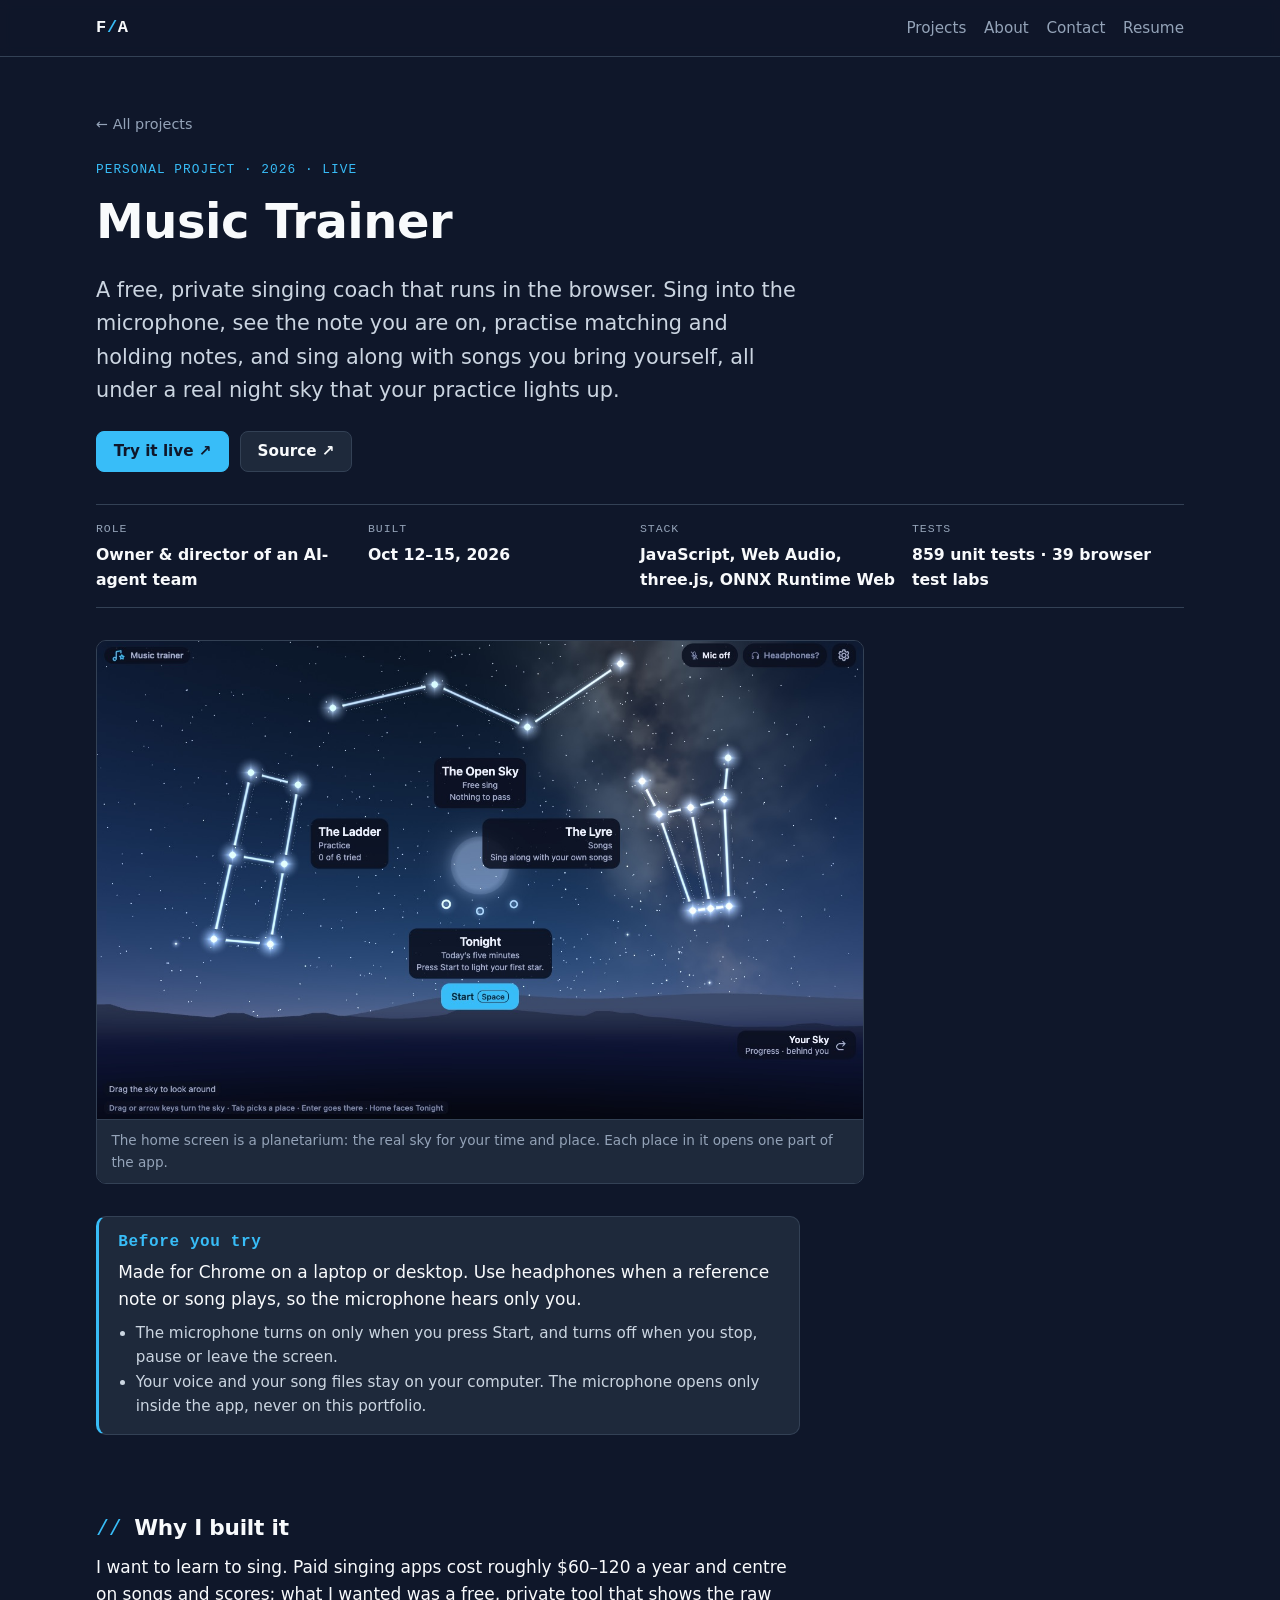
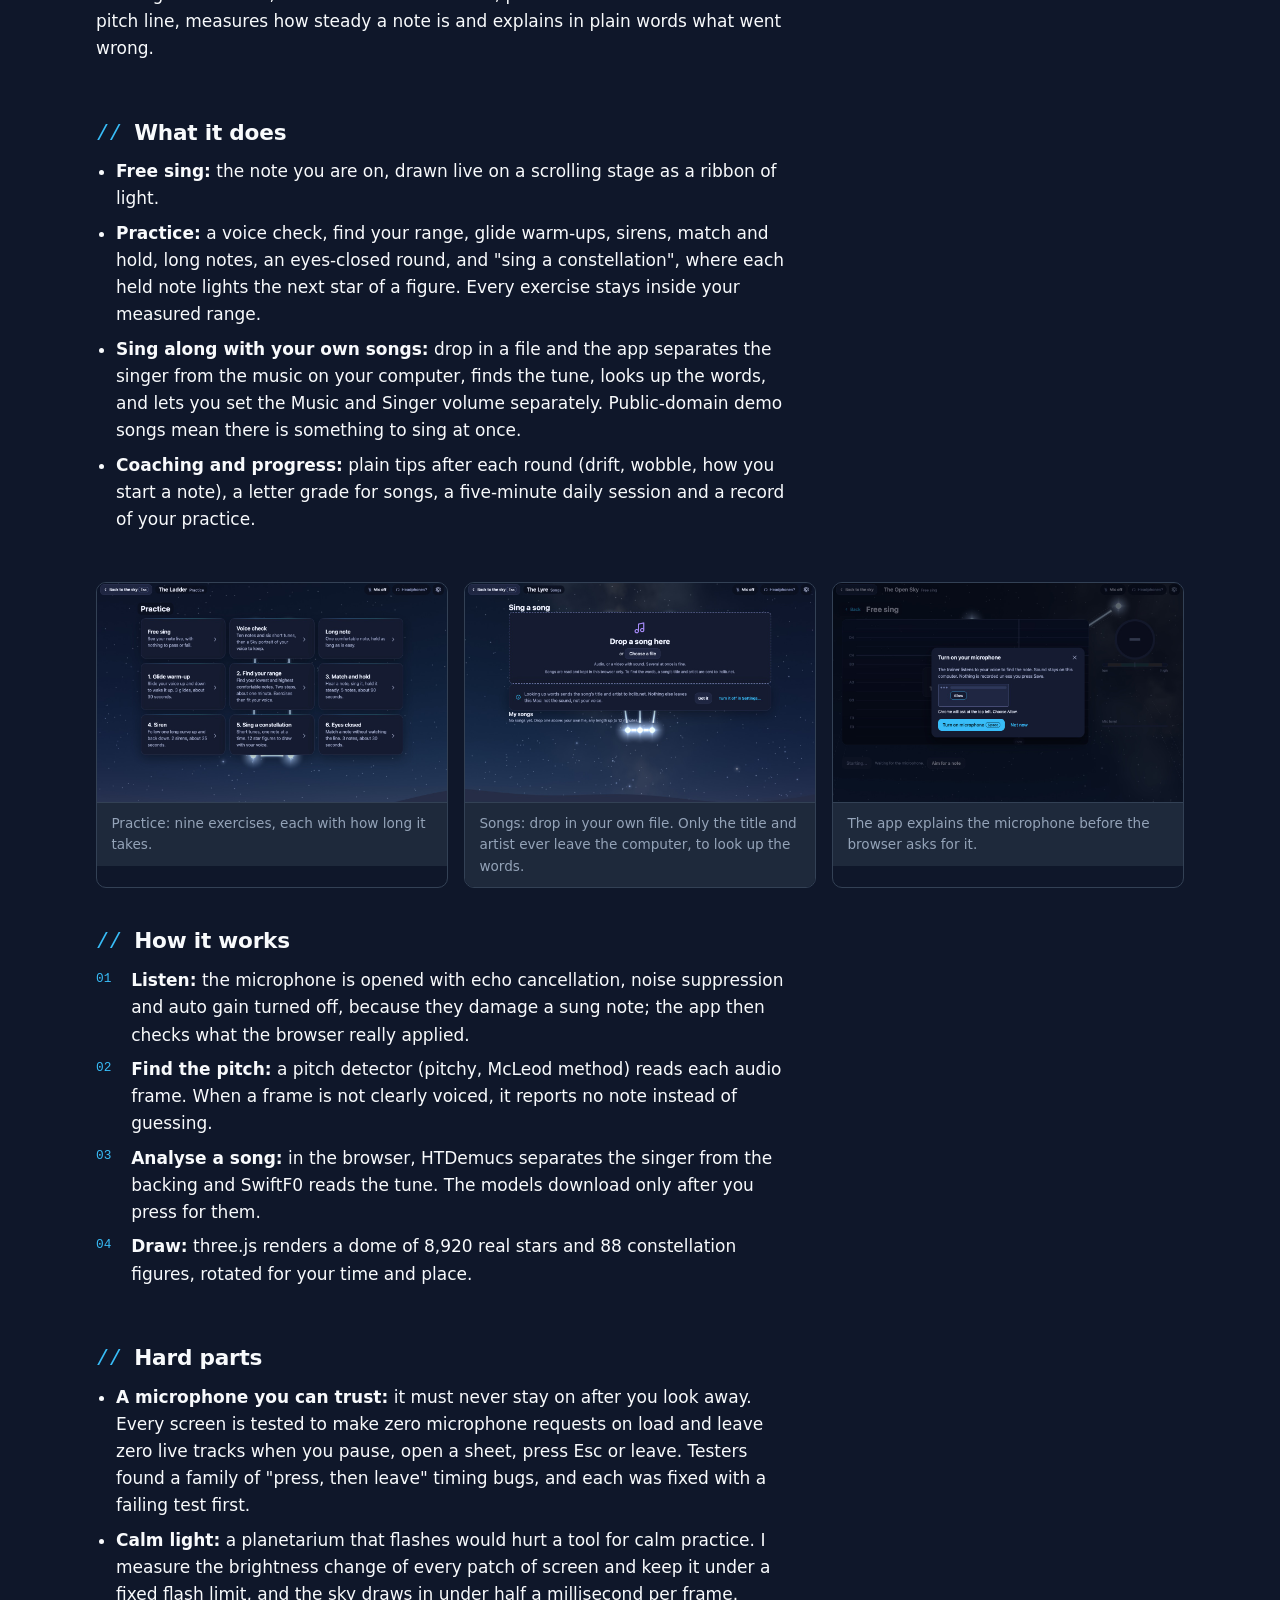
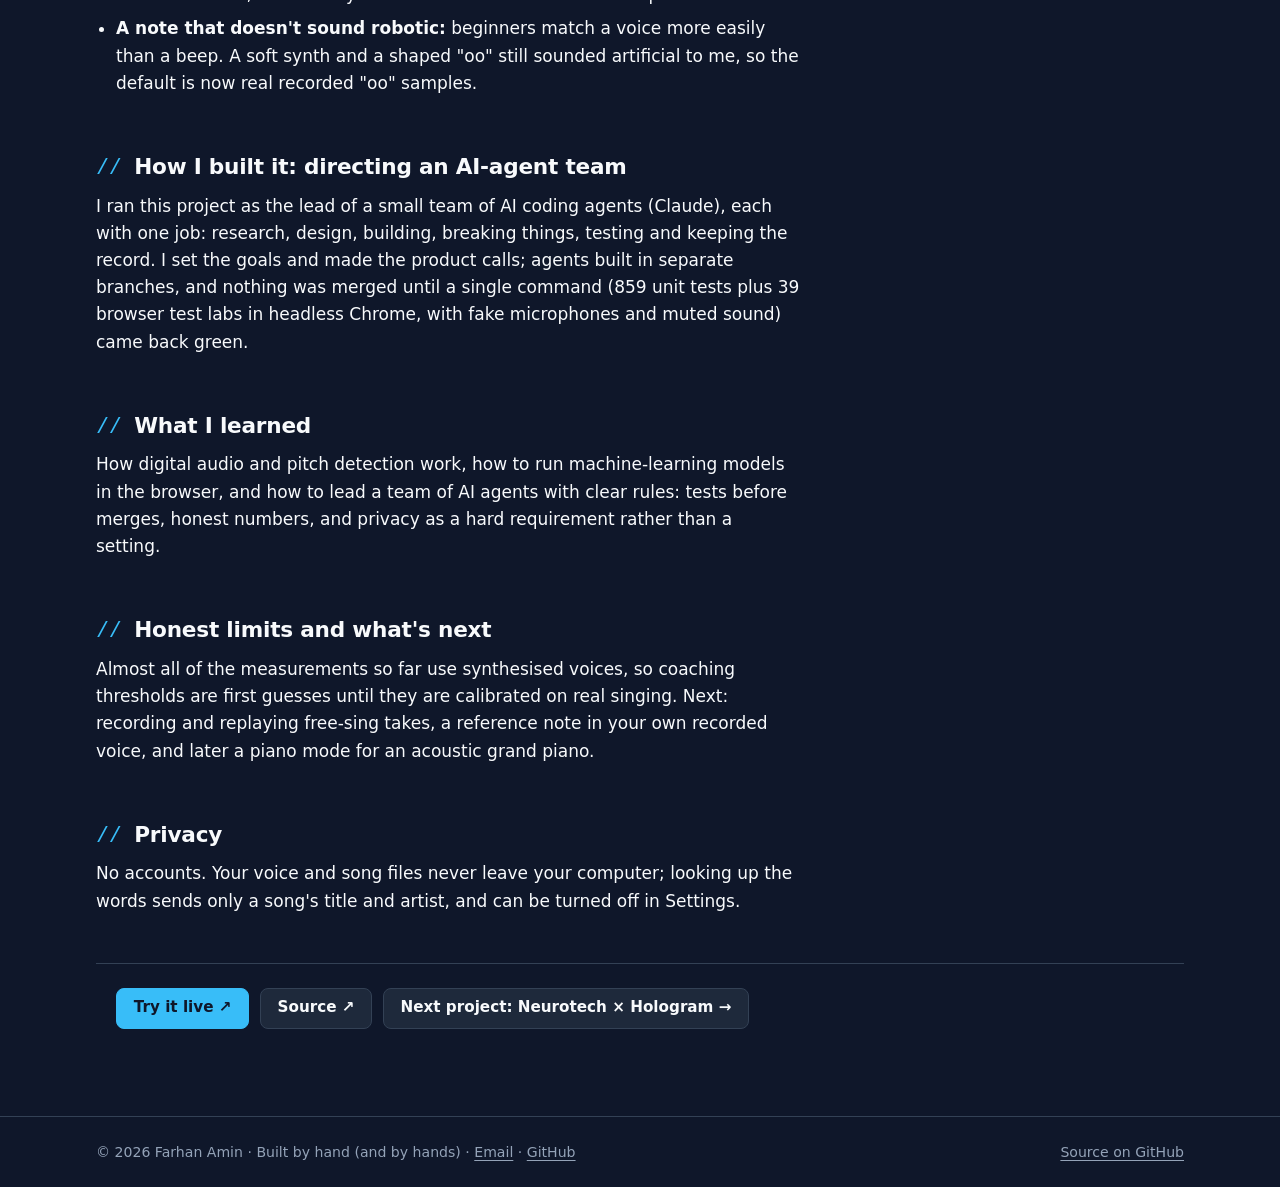
<file: projects/music/index.html>
<!doctype html>
<html lang="en">
<head>
  <meta charset="utf-8">
  <meta name="viewport" content="width=device-width, initial-scale=1">
  <title>Music Trainer — Farhan Amin</title>
  <meta name="description" content="A free, private singing coach in the browser: sing into the microphone, see the note you are on, practise matching and holding notes, and sing along with your own songs under a real night sky.">
  <meta name="theme-color" content="#0f172a">
  <meta property="og:type" content="article">
  <meta property="og:title" content="Music Trainer — Farhan Amin">
  <meta property="og:description" content="A free, private singing coach in the browser: sing into the microphone, see the note you are on, practise matching and holding notes, and sing along with your own songs under a real night sky.">
  <meta property="og:url" content="https://crazycatz67.github.io/projects/music/">
  <meta property="og:image" content="https://crazycatz67.github.io/assets/music/og.jpg">
  <meta property="og:image:width" content="1200">
  <meta property="og:image:height" content="630">
  <meta name="twitter:card" content="summary_large_image">
  <link rel="icon" href="data:image/svg+xml,%3Csvg xmlns='http://www.w3.org/2000/svg' viewBox='0 0 32 32'%3E%3Crect width='32' height='32' rx='7' fill='%230f172a'/%3E%3Ctext x='16' y='21.5' font-family='monospace' font-size='14' font-weight='700' text-anchor='middle' fill='%2338bdf8'%3EFA%3C/text%3E%3C/svg%3E">
  <link rel="stylesheet" href="../../css/site.css">
  <script src="../../js/site.js" defer></script>
</head>
<body>
<a class="skip" href="#main">Skip to content</a>

<header class="site-header">
  <div class="wrap">
    <a class="brand" href="../../" aria-label="Farhan Amin, home">F<span>/</span>A</a>
    <nav class="nav" aria-label="Main">
      <a href="../../#projects">Projects</a>
      <a href="../../#about">About</a>
      <a class="nav-optional" href="../../#contact">Contact</a>
      <a href="../../assets/Farhan-Amin-Resume.pdf">Resume</a>
    </nav>
  </div>
</header>

<main id="main">
  <article>
    <header class="cs-head">
      <div class="wrap">
        <p class="crumb"><a href="../../#projects">← All projects</a></p>
        <p class="kicker">Personal project · 2026 · Live</p>
        <h1>Music Trainer</h1>
        <p class="lede">A free, private singing coach that runs in the browser. Sing into the microphone, see the note you are on, practise matching and holding notes, and sing along with songs you bring yourself, all under a real night sky that your practice lights up.</p>
        <ul class="btns">
          <li><a class="btn btn-primary" href="https://crazycatz67.github.io/music-trainer/" rel="noopener">Try it live ↗</a></li>
          <li><a class="btn" href="https://github.com/Crazycatz67/music-trainer" rel="noopener">Source ↗</a></li>
        </ul>

        <dl class="facts">
          <div><dt>Role</dt><dd>Owner &amp; director of an AI-agent team</dd></div>
          <div><dt>Built</dt><dd>Oct 12–15, 2026</dd></div>
          <div><dt>Stack</dt><dd>JavaScript, Web Audio, three.js, ONNX Runtime Web</dd></div>
          <div><dt>Tests</dt><dd>859 unit tests · 39 browser test labs</dd></div>
        </dl>

        <figure class="cs-media">
          <div class="media media-wide" data-media-slot="music-demo">
            <img src="../../assets/music/sky-home.jpg" width="1280" height="800" decoding="async" alt="The Music Trainer home screen: a 3D night sky with glowing constellation figures over a dark horizon. Labels name the places to go: The Ladder (practice), The Open Sky (free sing), The Lyre (songs), Tonight (today's five minutes) with a Start button, and Your Sky (progress).">
          </div>
          <figcaption>The home screen is a planetarium: the real sky for your time and place. Each place in it opens one part of the app.</figcaption>
        </figure>

        <aside class="camera-note" aria-labelledby="mic-title">
          <h2 id="mic-title">Before you try</h2>
          <p>Made for Chrome on a laptop or desktop. Use headphones when a reference note or song plays, so the microphone hears only you.</p>
          <ul>
            <li>The microphone turns on only when you press Start, and turns off when you stop, pause or leave the screen.</li>
            <li>Your voice and your song files stay on your computer. The microphone opens only inside the app, never on this portfolio.</li>
          </ul>
        </aside>
      </div>
    </header>

    <div class="wrap cs-body">
      <section aria-labelledby="why">
        <h2 id="why">Why I built it</h2>
        <p>I want to learn to sing. Paid singing apps cost roughly $60–120 a year and centre on songs and scores; what I wanted was a free, private tool that shows the raw pitch line, measures how steady a note is and explains in plain words what went wrong.</p>
      </section>

      <section aria-labelledby="what">
        <h2 id="what">What it does</h2>
        <ul>
          <li><strong>Free sing:</strong> the note you are on, drawn live on a scrolling stage as a ribbon of light.</li>
          <li><strong>Practice:</strong> a voice check, find your range, glide warm-ups, sirens, match and hold, long notes, an eyes-closed round, and "sing a constellation", where each held note lights the next star of a figure. Every exercise stays inside your measured range.</li>
          <li><strong>Sing along with your own songs:</strong> drop in a file and the app separates the singer from the music on your computer, finds the tune, looks up the words, and lets you set the Music and Singer volume separately. Public-domain demo songs mean there is something to sing at once.</li>
          <li><strong>Coaching and progress:</strong> plain tips after each round (drift, wobble, how you start a note), a letter grade for songs, a five-minute daily session and a record of your practice.</li>
        </ul>
      </section>

      <div class="cs-gallery">
        <figure class="cs-media">
          <div class="media media-wide"><img src="../../assets/music/practice.jpg" width="1280" height="800" loading="lazy" decoding="async" alt="The Practice screen: nine cards in a grid, including Free sing, Voice check, Long note, Glide warm-up, Find your range, Match and hold, Siren, Sing a constellation and Eyes closed, each with a one-line description and how long it takes."></div>
          <figcaption>Practice: nine exercises, each with how long it takes.</figcaption>
        </figure>
        <figure class="cs-media">
          <div class="media media-wide"><img src="../../assets/music/songs.jpg" width="1280" height="800" loading="lazy" decoding="async" alt="The Songs screen: a large drop area that says Drop a song here, or Choose a file, and a note explaining that looking up words sends only the song's title and artist to lrclib.net, never the sound or your voice."></div>
          <figcaption>Songs: drop in your own file. Only the title and artist ever leave the computer, to look up the words.</figcaption>
        </figure>
        <figure class="cs-media">
          <div class="media media-wide"><img src="../../assets/music/mic-ask.jpg" width="1280" height="800" loading="lazy" decoding="async" alt="Free sing after pressing Start: a dialog titled Turn on your microphone explains that the trainer listens to find the note, that sound stays on this computer, and that nothing is recorded unless you press Save, with Turn on microphone and Not now buttons."></div>
          <figcaption>The app explains the microphone before the browser asks for it.</figcaption>
        </figure>
      </div>

      <section aria-labelledby="how">
        <h2 id="how">How it works</h2>
        <ol>
          <li><strong>Listen:</strong> the microphone is opened with echo cancellation, noise suppression and auto gain turned off, because they damage a sung note; the app then checks what the browser really applied.</li>
          <li><strong>Find the pitch:</strong> a pitch detector (pitchy, McLeod method) reads each audio frame. When a frame is not clearly voiced, it reports no note instead of guessing.</li>
          <li><strong>Analyse a song:</strong> in the browser, HTDemucs separates the singer from the backing and SwiftF0 reads the tune. The models download only after you press for them.</li>
          <li><strong>Draw:</strong> three.js renders a dome of 8,920 real stars and 88 constellation figures, rotated for your time and place.</li>
        </ol>
      </section>

      <section aria-labelledby="hard">
        <h2 id="hard">Hard parts</h2>
        <ul>
          <li><strong>A microphone you can trust:</strong> it must never stay on after you look away. Every screen is tested to make zero microphone requests on load and leave zero live tracks when you pause, open a sheet, press Esc or leave. Testers found a family of "press, then leave" timing bugs, and each was fixed with a failing test first.</li>
          <li><strong>Calm light:</strong> a planetarium that flashes would hurt a tool for calm practice. I measure the brightness change of every patch of screen and keep it under a fixed flash limit, and the sky draws in under half a millisecond per frame.</li>
          <li><strong>A note that doesn't sound robotic:</strong> beginners match a voice more easily than a beep. A soft synth and a shaped "oo" still sounded artificial to me, so the default is now real recorded "oo" samples.</li>
        </ul>
      </section>

      <section aria-labelledby="team">
        <h2 id="team">How I built it: directing an AI-agent team</h2>
        <p>I ran this project as the lead of a small team of AI coding agents (Claude), each with one job: research, design, building, breaking things, testing and keeping the record. I set the goals and made the product calls; agents built in separate branches, and nothing was merged until a single command (859 unit tests plus 39 browser test labs in headless Chrome, with fake microphones and muted sound) came back green.</p>
      </section>

      <section aria-labelledby="learned">
        <h2 id="learned">What I learned</h2>
        <p>How digital audio and pitch detection work, how to run machine-learning models in the browser, and how to lead a team of AI agents with clear rules: tests before merges, honest numbers, and privacy as a hard requirement rather than a setting.</p>
      </section>

      <section aria-labelledby="next">
        <h2 id="next">Honest limits and what's next</h2>
        <p>Almost all of the measurements so far use synthesised voices, so coaching thresholds are first guesses until they are calibrated on real singing. Next: recording and replaying free-sing takes, a reference note in your own recorded voice, and later a piano mode for an acoustic grand piano.</p>
      </section>

      <section aria-labelledby="privacy">
        <h2 id="privacy">Privacy</h2>
        <p>No accounts. Your voice and song files never leave your computer; looking up the words sends only a song's title and artist, and can be turned off in Settings.</p>
      </section>

      <nav class="cs-end" aria-label="Project links">
        <ul class="btns">
          <li><a class="btn btn-primary" href="https://crazycatz67.github.io/music-trainer/" rel="noopener">Try it live ↗</a></li>
          <li><a class="btn" href="https://github.com/Crazycatz67/music-trainer" rel="noopener">Source ↗</a></li>
          <li><a class="btn" href="../neurotech/">Next project: Neurotech × Hologram →</a></li>
        </ul>
      </nav>
    </div>
  </article>
</main>

<footer class="site-footer">
  <div class="wrap">
    <span>© 2026 Farhan Amin · Built by hand (and by hands) · <a href="mailto:mail.aminfarhan@gmail.com">Email</a> · <a href="https://github.com/Crazycatz67" rel="noopener">GitHub</a><span data-linkedin hidden> · <a href="#" rel="noopener">LinkedIn</a></span></span>
    <a href="https://github.com/Crazycatz67/Crazycatz67.github.io" rel="noopener">Source on GitHub</a>
  </div>
</footer>
</body>
</html>
</file>
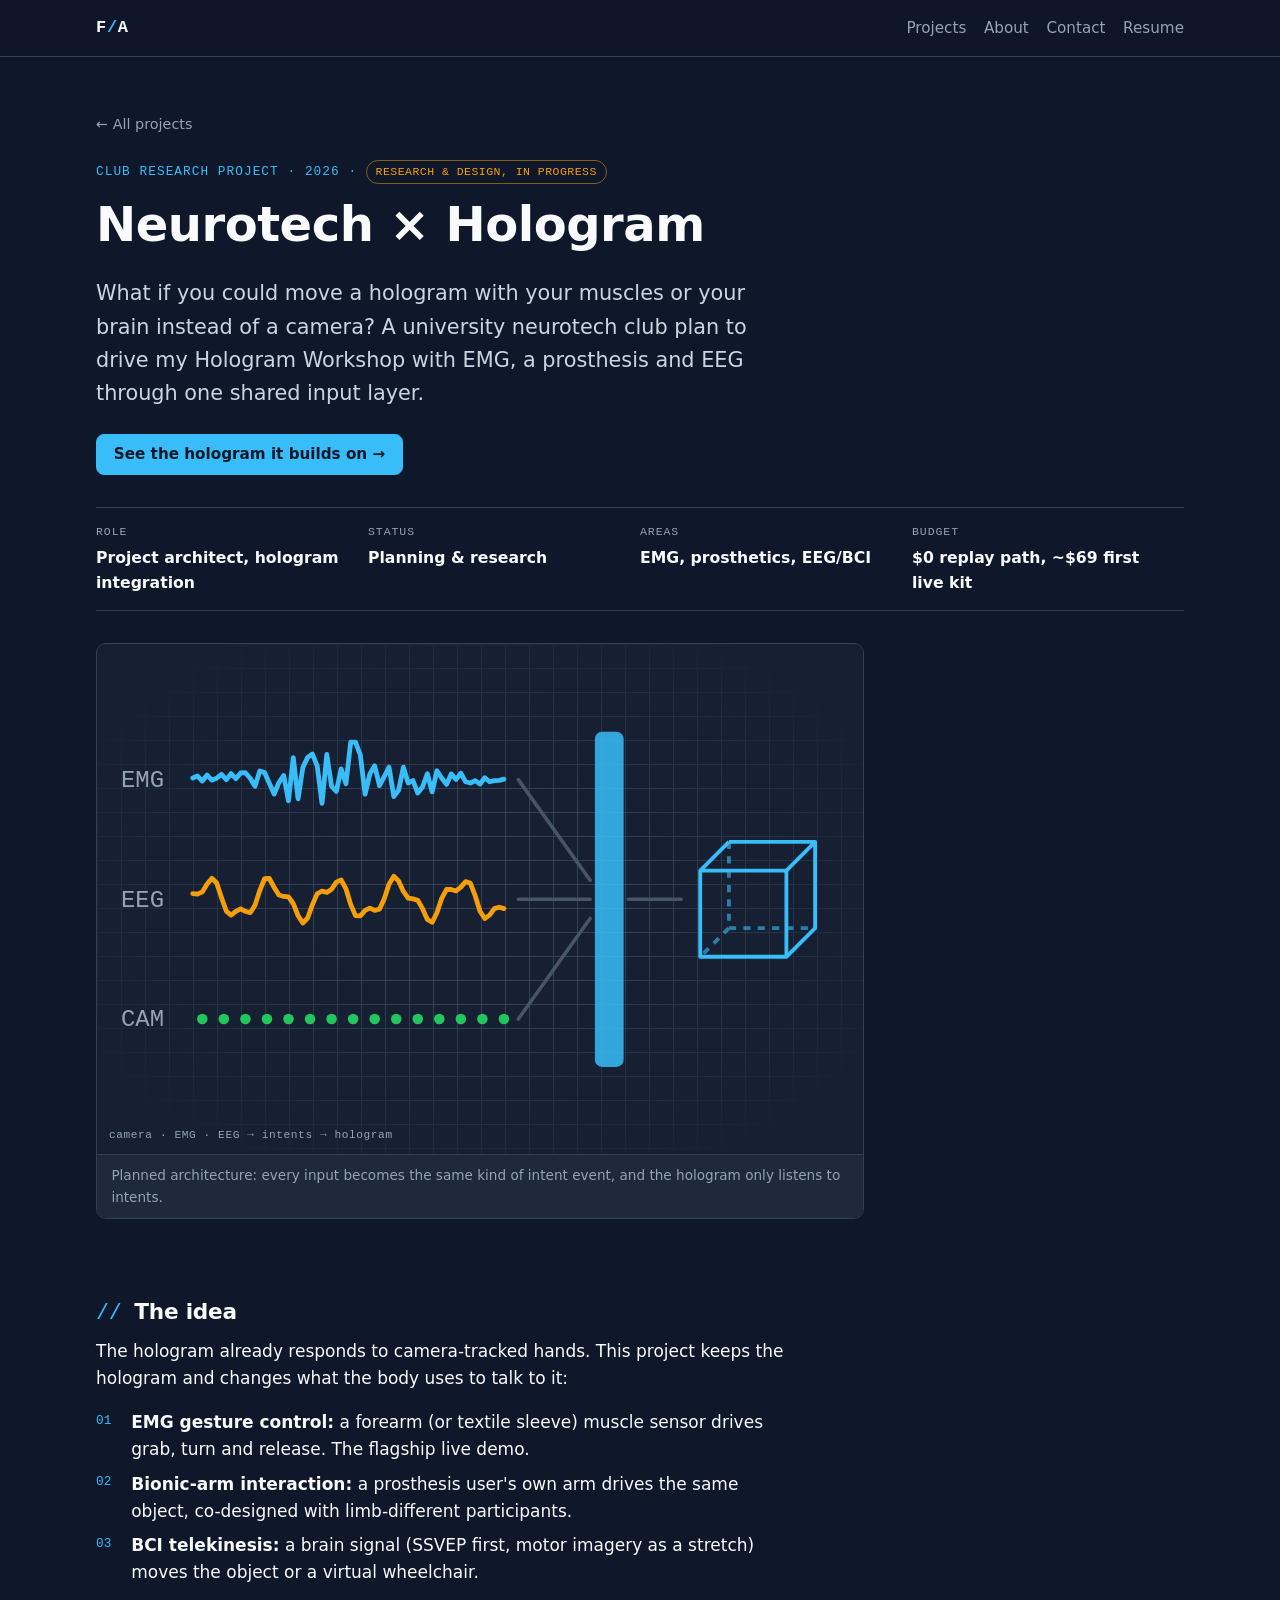
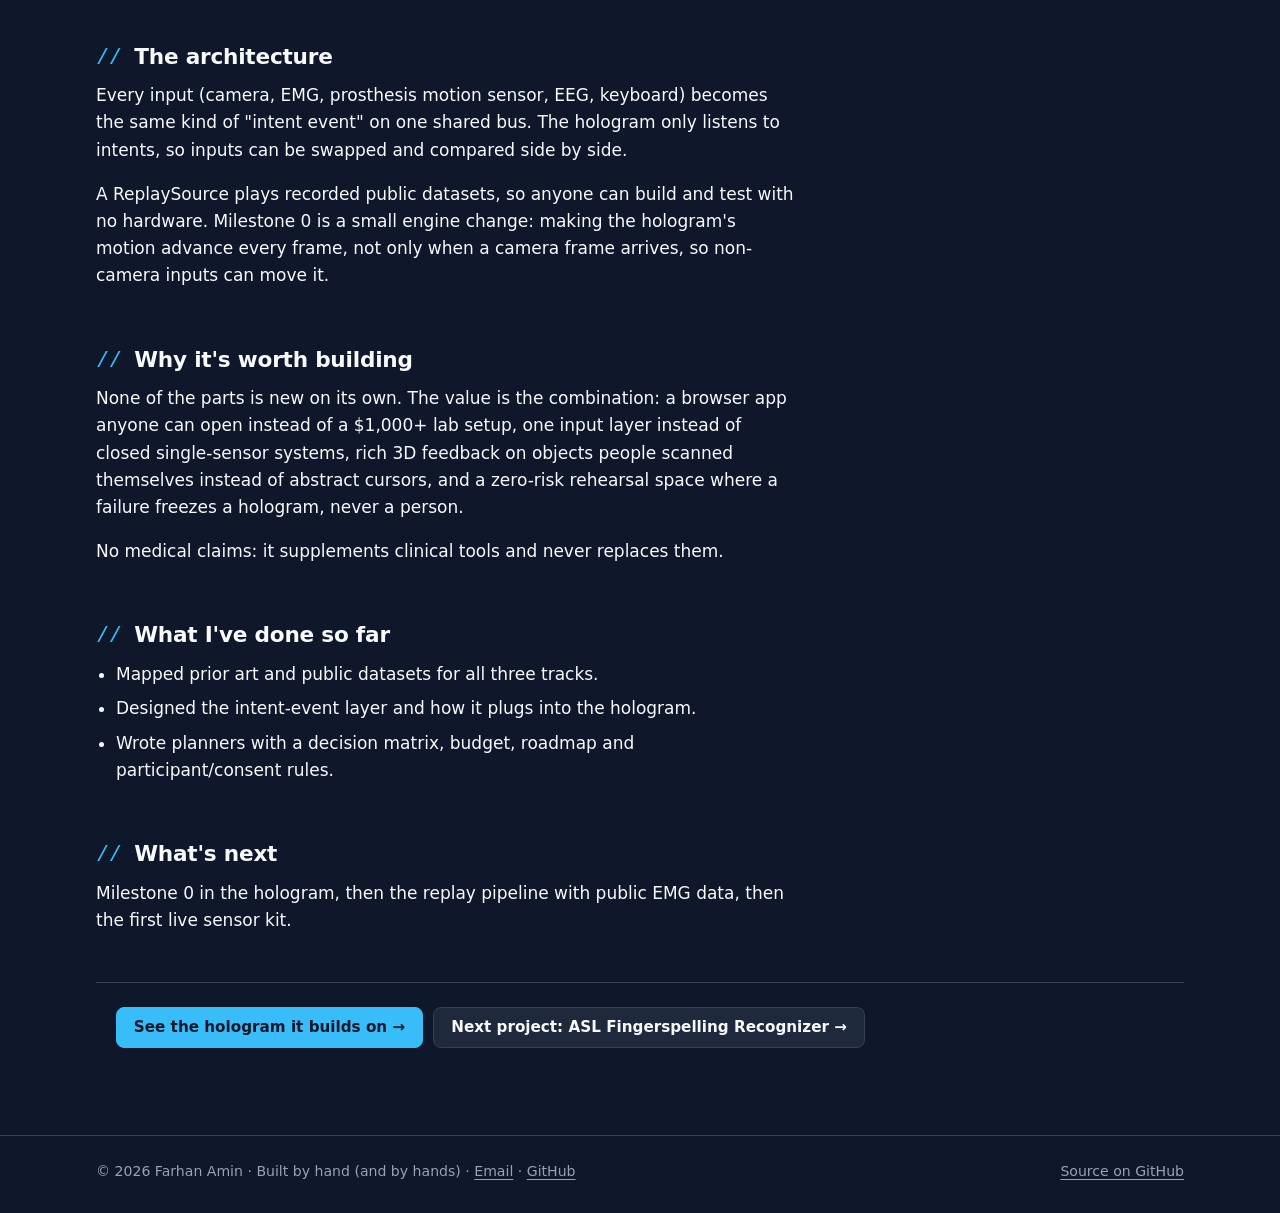
<file: projects/neurotech/index.html>
<!doctype html>
<html lang="en">
<head>
  <meta charset="utf-8">
  <meta name="viewport" content="width=device-width, initial-scale=1">
  <title>Neurotech × Hologram — Farhan Amin</title>
  <meta name="description" content="A university neurotech club plan to drive the Hologram Workshop with EMG, a prosthesis and EEG through one shared input layer.">
  <meta name="theme-color" content="#0f172a">
  <meta property="og:type" content="article">
  <meta property="og:title" content="Neurotech × Hologram — Farhan Amin">
  <meta property="og:description" content="A university neurotech club plan to drive the Hologram Workshop with EMG, a prosthesis and EEG through one shared input layer.">
  <meta property="og:url" content="https://crazycatz67.github.io/projects/neurotech/">
  <meta property="og:image" content="https://crazycatz67.github.io/assets/og.png">
  <meta property="og:image:width" content="1200">
  <meta property="og:image:height" content="630">
  <meta name="twitter:card" content="summary_large_image">
  <link rel="icon" href="data:image/svg+xml,%3Csvg xmlns='http://www.w3.org/2000/svg' viewBox='0 0 32 32'%3E%3Crect width='32' height='32' rx='7' fill='%230f172a'/%3E%3Ctext x='16' y='21.5' font-family='monospace' font-size='14' font-weight='700' text-anchor='middle' fill='%2338bdf8'%3EFA%3C/text%3E%3C/svg%3E">
  <link rel="stylesheet" href="../../css/site.css">
  <script src="../../js/site.js" defer></script>
</head>
<body>
<a class="skip" href="#main">Skip to content</a>

<header class="site-header">
  <div class="wrap">
    <a class="brand" href="../../" aria-label="Farhan Amin, home">F<span>/</span>A</a>
    <nav class="nav" aria-label="Main">
      <a href="../../#projects">Projects</a>
      <a href="../../#about">About</a>
      <a class="nav-optional" href="../../#contact">Contact</a>
      <a href="../../assets/Farhan-Amin-Resume.pdf">Resume</a>
    </nav>
  </div>
</header>

<main id="main">
  <article>
    <header class="cs-head">
      <div class="wrap">
        <p class="crumb"><a href="../../#projects">← All projects</a></p>
        <p class="kicker">Club research project · 2026 · <span class="badge">Research &amp; design, in progress</span></p>
        <h1>Neurotech × Hologram</h1>
        <p class="lede">What if you could move a hologram with your muscles or your brain instead of a camera? A university neurotech club plan to drive my Hologram Workshop with EMG, a prosthesis and EEG through one shared input layer.</p>
        <!-- No "Try it live": there is nothing to run yet. -->
        <ul class="btns">
          <li><a class="btn btn-primary" href="../hologram/">See the hologram it builds on →</a></li>
        </ul>

        <dl class="facts">
          <div><dt>Role</dt><dd>Project architect, hologram integration</dd></div>
          <div><dt>Status</dt><dd>Planning &amp; research</dd></div>
          <div><dt>Areas</dt><dd>EMG, prosthetics, EEG/BCI</dd></div>
          <div><dt>Budget</dt><dd>$0 replay path, ~$69 first live kit</dd></div>
        </dl>

        <figure class="cs-media">
          <div class="media poster" data-media-slot="neurotech-diagram">
            <svg viewBox="0 0 320 200" role="img" aria-label="Diagram: EMG, EEG and camera signals each feed one shared intent layer, which moves a 3D hologram."><g font-family="ui-monospace, SFMono-Regular, Menlo, monospace" font-size="10" fill="#94a3b8"><text x="10" y="53">EMG</text><text x="10" y="103">EEG</text><text x="10" y="153">CAM</text></g><path class="trace" stroke="#38bdf8" d="M40 49.3 L42 48.5 L44 50.6 L46 48.1 L48 50.2 L50 49.4 L52 47.8 L54 50.0 L56 47.5 L58 49.6 L60 47.2 L62 47.1 L64 49.4 L66 52.8 L68 46.4 L70 47.0 L72 51.5 L74 56.0 L76 51.2 L78 48.3 L80 58.8 L82 40.8 L84 58.0 L86 44.9 L88 40.7 L90 39.3 L92 44.3 L94 59.9 L96 39.5 L98 52.8 L100 54.9 L102 45.5 L104 51.7 L106 34.3 L108 34.3 L110 39.7 L112 56.1 L114 47.6 L116 44.2 L118 52.5 L120 48.7 L122 44.8 L124 57.1 L126 54.4 L128 44.8 L130 51.4 L132 50.4 L134 55.6 L136 53.1 L138 47.5 L140 55.1 L142 46.3 L144 49.3 L146 52.0 L148 47.6 L150 49.9 L152 47.3 L154 50.9 L156 51.4 L158 50.4 L160 51.8 L162 49.2 L164 50.9 L166 50.4 L168 50.3 L170 49.8"/><path class="trace" stroke="#f59e0b" d="M40 97.6 L42 97.8 L44 96.9 L46 93.6 L48 91.2 L50 93.2 L52 99.2 L54 104.9 L56 106.6 L58 105.0 L60 104.0 L62 105.0 L64 105.6 L66 102.5 L68 96.3 L70 91.4 L72 91.3 L74 95.0 L76 98.2 L78 98.8 L80 99.0 L82 101.8 L84 106.8 L86 109.9 L88 107.8 L90 102.2 L92 97.6 L94 96.6 L96 97.1 L98 95.8 L100 92.8 L102 91.9 L104 95.6 L106 102.2 L108 106.8 L110 106.9 L112 104.6 L114 103.7 L116 104.6 L118 104.1 L120 99.8 L122 93.7 L124 90.4 L126 92.3 L128 96.7 L130 99.5 L132 99.8 L134 100.4 L136 103.9 L138 108.4 L140 109.6 L142 105.6 L144 99.6 L146 95.9 L148 95.9 L150 96.5 L152 94.9 L154 92.6 L156 93.3 L158 98.5 L160 105.0 L162 108.0 L164 106.6 L166 103.9 L168 103.3 L170 103.9"/><g fill="#22c55e"><circle cx="44" cy="150" r="2.2"/><circle cx="53" cy="150" r="2.2"/><circle cx="62" cy="150" r="2.2"/><circle cx="71" cy="150" r="2.2"/><circle cx="80" cy="150" r="2.2"/><circle cx="89" cy="150" r="2.2"/><circle cx="98" cy="150" r="2.2"/><circle cx="107" cy="150" r="2.2"/><circle cx="116" cy="150" r="2.2"/><circle cx="125" cy="150" r="2.2"/><circle cx="134" cy="150" r="2.2"/><circle cx="143" cy="150" r="2.2"/><circle cx="152" cy="150" r="2.2"/><circle cx="161" cy="150" r="2.2"/><circle cx="170" cy="150" r="2.2"/></g><g fill="none" stroke="#475569" stroke-width="1.5" stroke-linecap="round"><path d="M176 50 L206 92 M176 100 L206 100 M176 150 L206 108"/><path d="M222 100 L244 100"/></g><rect x="208" y="30" width="12" height="140" rx="3" fill="#38bdf8" opacity=".85"/><g fill="none" stroke="#38bdf8" stroke-width="1.6" stroke-linejoin="round"><path d="M252 88 L288 88 L288 124 L252 124 Z"/><path d="M264 76 L300 76 L300 112 L288 124 M252 88 L264 76 M288 88 L300 76"/><path d="M264 76 L264 112 L252 124 M264 112 L300 112" stroke-dasharray="3 3" opacity=".6"/></g></svg>
              <span class="poster-label">camera · EMG · EEG → intents → hologram</span>
          </div>
          <figcaption>Planned architecture: every input becomes the same kind of intent event, and the hologram only listens to intents.</figcaption>
        </figure>
      </div>
    </header>

    <div class="wrap cs-body">
      <section aria-labelledby="idea">
        <h2 id="idea">The idea</h2>
        <p>The hologram already responds to camera-tracked hands. This project keeps the hologram and changes what the body uses to talk to it:</p>
        <ol>
          <li><strong>EMG gesture control:</strong> a forearm (or textile sleeve) muscle sensor drives grab, turn and release. The flagship live demo.</li>
          <li><strong>Bionic-arm interaction:</strong> a prosthesis user's own arm drives the same object, co-designed with limb-different participants.</li>
          <li><strong>BCI telekinesis:</strong> a brain signal (SSVEP first, motor imagery as a stretch) moves the object or a virtual wheelchair.</li>
        </ol>
      </section>

      <section aria-labelledby="arch">
        <h2 id="arch">The architecture</h2>
        <p>Every input (camera, EMG, prosthesis motion sensor, EEG, keyboard) becomes the same kind of "intent event" on one shared bus. The hologram only listens to intents, so inputs can be swapped and compared side by side.</p>
        <p>A ReplaySource plays recorded public datasets, so anyone can build and test with no hardware. Milestone 0 is a small engine change: making the hologram's motion advance every frame, not only when a camera frame arrives, so non-camera inputs can move it.</p>
      </section>

      <section aria-labelledby="worth">
        <h2 id="worth">Why it's worth building</h2>
        <p>None of the parts is new on its own. The value is the combination: a browser app anyone can open instead of a $1,000+ lab setup, one input layer instead of closed single-sensor systems, rich 3D feedback on objects people scanned themselves instead of abstract cursors, and a zero-risk rehearsal space where a failure freezes a hologram, never a person.</p>
        <p>No medical claims: it supplements clinical tools and never replaces them.</p>
      </section>

      <section aria-labelledby="done">
        <h2 id="done">What I've done so far</h2>
        <ul>
          <li>Mapped prior art and public datasets for all three tracks.</li>
          <li>Designed the intent-event layer and how it plugs into the hologram.</li>
          <li>Wrote planners with a decision matrix, budget, roadmap and participant/consent rules.</li>
        </ul>
      </section>

      <section aria-labelledby="next">
        <h2 id="next">What's next</h2>
        <p>Milestone 0 in the hologram, then the replay pipeline with public EMG data, then the first live sensor kit.</p>
      </section>

      <nav class="cs-end" aria-label="Project links">
        <ul class="btns">
          <li><a class="btn btn-primary" href="../hologram/">See the hologram it builds on →</a></li>
          <li><a class="btn" href="../asl/">Next project: ASL Fingerspelling Recognizer →</a></li>
        </ul>
      </nav>
    </div>
  </article>
</main>

<footer class="site-footer">
  <div class="wrap">
    <span>© 2026 Farhan Amin · Built by hand (and by hands) · <a href="mailto:mail.aminfarhan@gmail.com">Email</a> · <a href="https://github.com/Crazycatz67" rel="noopener">GitHub</a><span data-linkedin hidden> · <a href="#" rel="noopener">LinkedIn</a></span></span>
    <a href="https://github.com/Crazycatz67/Crazycatz67.github.io" rel="noopener">Source on GitHub</a>
  </div>
</footer>
</body>
</html>
</file>
<file: css/site.css>
/* Portfolio styles. Tokens match asl-recognizer/about.html so the portfolio and the
   apps it links to feel like one family. No web fonts: the system stack keeps the
   first paint instant and avoids a third-party request. */
:root {
  --bg: #0f172a;
  --panel: #1e293b;
  --panel-2: #172033;
  --fg: #f8fafc;
  --muted: #94a3b8;
  --line: #334155;
  --accent: #38bdf8;
  --accent-ink: #0f172a;
  --good: #22c55e;
  --warn: #f59e0b;
  --maxw: 68rem;
  --prose: 44rem;
  --radius: 10px;
  --sans: system-ui, -apple-system, "Segoe UI", Roboto, sans-serif;
  --mono: ui-monospace, SFMono-Regular, Menlo, monospace;
  color-scheme: dark;
}

*, *::before, *::after { box-sizing: border-box; }
html { scroll-behavior: smooth; -webkit-text-size-adjust: 100%; }
body {
  margin: 0;
  background: var(--bg);
  color: var(--fg);
  font-family: var(--sans);
  font-size: 1.0625rem;
  line-height: 1.6;
  /* Long URLs/emails must wrap rather than push the 375 px layout sideways. */
  overflow-wrap: anywhere;
}
img, svg, video { display: block; max-width: 100%; }
a { color: var(--accent); text-underline-offset: 3px; }
a:hover { text-decoration-thickness: 2px; }
:focus-visible { outline: 2px solid var(--accent); outline-offset: 3px; border-radius: 4px; }
h1, h2, h3 { line-height: 1.2; margin: 0 0 .5em; letter-spacing: -0.01em; }
p { margin: 0 0 1em; }

.wrap { width: min(100% - 2.5rem, var(--maxw)); margin-inline: auto; }
.prose { max-width: var(--prose); }

.skip {
  position: absolute; left: 1rem; top: -4rem; z-index: 10;
  background: var(--accent); color: var(--accent-ink);
  padding: .5rem .9rem; border-radius: 6px; font-weight: 600; text-decoration: none;
}
.skip:focus { top: 1rem; }

/* ---------- Header ---------- */
.site-header {
  position: sticky; top: 0; z-index: 5;
  background: rgb(15 23 42 / .92);
  border-bottom: 1px solid var(--line);
}
@supports (backdrop-filter: blur(6px)) {
  .site-header { background: rgb(15 23 42 / .8); backdrop-filter: blur(6px); }
}
.site-header .wrap {
  display: flex; align-items: center; justify-content: space-between; gap: 1rem;
  min-height: 3.5rem;
}
.brand {
  font-family: var(--mono); font-weight: 700; color: var(--fg); text-decoration: none;
  letter-spacing: .04em;
}
.brand span { color: var(--accent); }
.nav { display: flex; gap: 1.1rem; flex-wrap: wrap; font-size: .95rem; }
.nav a { color: var(--muted); text-decoration: none; }
.nav a:hover, .nav a[aria-current="page"] { color: var(--fg); }
@media (max-width: 30rem) { .nav .nav-optional { display: none; } }

/* ---------- Shared bits ---------- */
.kicker {
  font-family: var(--mono); font-size: .8rem; letter-spacing: .08em; text-transform: uppercase;
  color: var(--accent); margin: 0 0 .75rem;
}
.muted { color: var(--muted); }
.btns { display: flex; flex-wrap: wrap; gap: .65rem; margin: 1.5rem 0 0; padding: 0; list-style: none; }
.btn {
  display: inline-flex; align-items: center; gap: .4rem;
  padding: .6rem 1.05rem; border-radius: 8px;
  border: 1px solid var(--line); background: var(--panel); color: var(--fg);
  font-weight: 600; font-size: .95rem; text-decoration: none; line-height: 1.3;
}
.btn:hover { border-color: var(--accent); }
.btn-primary { background: var(--accent); border-color: var(--accent); color: var(--accent-ink); }
.btn-primary:hover { background: #7dd3fc; border-color: #7dd3fc; }
.tags { display: flex; flex-wrap: wrap; gap: .4rem; margin: 0; padding: 0; list-style: none; }
.tags li {
  font-family: var(--mono); font-size: .75rem; color: var(--muted);
  border: 1px solid var(--line); border-radius: 999px; padding: .15rem .6rem;
}
.badge {
  display: inline-block; font-family: var(--mono); font-size: .72rem; letter-spacing: .04em;
  color: var(--warn); border: 1px solid rgb(245 158 11 / .5); border-radius: 999px;
  padding: .1rem .55rem; vertical-align: middle;
}

/* Section heading: mono index + hairline, the site's main visual signature. */
.section { padding: 4.5rem 0 1rem; scroll-margin-top: 3.5rem; }
.section-head {
  display: flex; align-items: baseline; gap: .9rem; margin-bottom: 1.75rem;
  border-bottom: 1px solid var(--line); padding-bottom: .6rem;
}
.section-head .idx { font-family: var(--mono); font-size: .85rem; color: var(--accent); }
.section-head h2 { font-size: 1.5rem; margin: 0; }

/* ---------- Home hero ---------- */
.hero { padding: 4.5rem 0 2.5rem; }
.hero .wrap { display: grid; gap: 2.5rem; align-items: center; grid-template-columns: 1fr; }
@media (min-width: 52rem) { .hero .wrap { grid-template-columns: minmax(0, 1.6fr) minmax(0, 1fr); } }
.hero h1 { font-size: clamp(2.4rem, 7vw, 3.8rem); margin-bottom: .35em; }
.hero .line { font-size: clamp(1.2rem, 3.2vw, 1.5rem); font-weight: 600; margin-bottom: .8em; }
.hero .line em { font-style: normal; color: var(--accent); }
.hero .sub { color: var(--muted); max-width: 38rem; }
.hero-art { justify-self: center; width: min(100%, 17rem); }
@media (max-width: 51.99rem) { .hero-art { display: none; } }

/* Hand-landmark motif: 21 MediaPipe points, the input both projects are built on. */
.hand path { fill: none; stroke: var(--line); stroke-width: 2; stroke-linecap: round; stroke-linejoin: round; }
.hand circle { fill: var(--bg); stroke: var(--accent); stroke-width: 1.6; }
.hand .tip { fill: var(--accent); }
.hand-cap { font-family: var(--mono); font-size: .75rem; color: var(--muted); text-align: center; margin-top: .5rem; }

/* ---------- Project cards ---------- */
.cards { display: grid; gap: 1.25rem; grid-template-columns: 1fr; margin: 0; padding: 0; list-style: none; }
@media (min-width: 46rem) { .cards { grid-template-columns: repeat(2, minmax(0, 1fr)); } }
/* 4 cards: stay 2 x 2 on wide screens (3 columns left one orphan). */
.card {
  display: flex; flex-direction: column; height: 100%;
  background: var(--panel); border: 1px solid var(--line); border-radius: var(--radius);
  overflow: hidden;
}
.card:hover { border-color: #475569; }
.card .media { aspect-ratio: 16 / 10; }
.card-body { display: flex; flex-direction: column; gap: .75rem; padding: 1.15rem 1.2rem 1.25rem; flex: 1; }
.card h3 { font-size: 1.2rem; margin: 0; }
.card h3 a { color: var(--fg); text-decoration: none; }
.card h3 a:hover { color: var(--accent); }
.card p { margin: 0; color: #cbd5e1; font-size: .98rem; }
.stat {
  font-family: var(--mono); font-size: .8rem; color: var(--fg);
  border-left: 2px solid var(--accent); padding-left: .65rem;
}
.card-links { display: flex; flex-wrap: wrap; gap: .5rem 1.1rem; margin-top: auto; padding-top: .35rem; font-weight: 600; font-size: .95rem; }

/* ---------- Media + placeholder posters ---------- */
.media {
  position: relative; background: var(--panel-2); border-bottom: 1px solid var(--line);
  overflow: hidden;
}
.media img, .media video, .media > svg { width: 100%; height: 100%; object-fit: cover; }
.poster {
  background:
    linear-gradient(var(--line) 1px, transparent 1px) 0 0 / 24px 24px,
    linear-gradient(90deg, var(--line) 1px, transparent 1px) 0 0 / 24px 24px,
    var(--panel-2);
}
/* Fade the grid toward the edges so it reads as texture, not content. */
.poster::after {
  content: ""; position: absolute; inset: 0;
  background: radial-gradient(ellipse at center, transparent 30%, var(--panel-2) 85%);
  pointer-events: none;
}
.poster > svg { position: relative; z-index: 1; }
.poster-label {
  position: absolute; z-index: 2; left: .75rem; bottom: .6rem;
  font-family: var(--mono); font-size: .7rem; color: var(--muted); letter-spacing: .05em;
}
.trace { fill: none; stroke-width: 2; stroke-linecap: round; stroke-linejoin: round; }

/* ---------- About ---------- */
.about { display: grid; gap: 2rem; grid-template-columns: 1fr; }
@media (min-width: 52rem) { .about { grid-template-columns: 11rem minmax(0, 1fr) minmax(0, 18rem); } }
.avatar {
  width: 9rem; height: 9rem; border-radius: 50%; overflow: hidden;
  display: grid; place-items: center;
  background: var(--panel); border: 2px solid var(--accent);
  font-family: var(--mono); font-weight: 700; font-size: 2.6rem; color: var(--accent);
  letter-spacing: .04em;
}
.avatar img { width: 100%; height: 100%; object-fit: cover; }
.facts-list { margin: 0; }
.facts-list dt { font-family: var(--mono); font-size: .75rem; letter-spacing: .08em; text-transform: uppercase; color: var(--accent); margin-top: 1rem; }
.facts-list dt:first-child { margin-top: 0; }
.facts-list dd { margin: .2rem 0 0; color: #cbd5e1; font-size: .95rem; }
.exp { list-style: none; padding: 0; margin: 0; }
.exp li { padding: .55rem 0; border-top: 1px solid var(--line); font-size: .95rem; color: #cbd5e1; }
.exp li strong { color: var(--fg); display: block; }

/* ---------- Contact + footer ---------- */
.contact p { max-width: 36rem; }
.site-footer { margin-top: 5rem; border-top: 1px solid var(--line); padding: 1.5rem 0 2.5rem; color: var(--muted); font-size: .88rem; }
.site-footer .wrap { display: flex; flex-wrap: wrap; justify-content: space-between; gap: .5rem 1.5rem; }
.site-footer a { color: var(--muted); }
.site-footer a:hover { color: var(--fg); }

/* ---------- Case study ---------- */
.cs-head { padding: 3.5rem 0 1.5rem; }
.cs-head h1 { font-size: clamp(2rem, 6vw, 3rem); }
.cs-head .lede { font-size: clamp(1.1rem, 2.6vw, 1.3rem); color: #cbd5e1; max-width: var(--prose); }
.crumb { font-size: .9rem; margin-bottom: 1.5rem; }
.crumb a { color: var(--muted); text-decoration: none; }
.crumb a:hover { color: var(--fg); }

.facts {
  display: grid; gap: 0; margin: 2rem 0 0; grid-template-columns: repeat(2, minmax(0, 1fr));
  border-top: 1px solid var(--line);
}
@media (min-width: 52rem) { .facts { grid-template-columns: repeat(4, minmax(0, 1fr)); } }
.facts div { padding: .9rem 1rem .9rem 0; border-bottom: 1px solid var(--line); }
.facts dt { font-family: var(--mono); font-size: .72rem; letter-spacing: .08em; text-transform: uppercase; color: var(--muted); }
.facts dd { margin: .25rem 0 0; font-weight: 600; font-size: .98rem; }

/* Capped width + 3:2 keeps the media from dominating wide screens and fits the whole
   4:3 hologram still (chair legs included) without letterboxing. */
.cs-media {
  margin: 2rem 0 0; max-width: 48rem; border: 1px solid var(--line); border-radius: var(--radius); overflow: hidden;
}
.cs-media .media { aspect-ratio: 3 / 2; border-bottom: 0; }
.cs-media figcaption { padding: .6rem .9rem; font-size: .85rem; color: var(--muted); border-top: 1px solid var(--line); background: var(--panel); }

.camera-note {
  margin: 2rem 0 0; max-width: var(--prose);
  background: var(--panel); border: 1px solid var(--line); border-left: 3px solid var(--accent);
  border-radius: var(--radius); padding: 1rem 1.2rem;
}
.camera-note h2 { font-size: 1rem; margin: 0 0 .4rem; font-family: var(--mono); letter-spacing: .04em; color: var(--accent); }
.camera-note p { margin: 0; }
.camera-note ul { margin: .5rem 0 0; padding-left: 1.1rem; color: #cbd5e1; font-size: .95rem; }

.cs-body { padding-top: 1rem; }
.cs-body section { max-width: var(--prose); padding-top: 2.5rem; }
.cs-body h2 { font-size: 1.35rem; }
.cs-body h2::before { content: "// "; font-family: var(--mono); color: var(--accent); font-weight: 400; }
.cs-body ul, .cs-body ol { padding-left: 1.25rem; margin: 0 0 1em; }
.cs-body li { margin-bottom: .45rem; }
.cs-body li strong { color: var(--fg); }
.cs-body ol { counter-reset: step; list-style: none; padding-left: 0; }
.cs-body ol > li { counter-increment: step; position: relative; padding-left: 2.2rem; }
.cs-body ol > li::before {
  content: counter(step, decimal-leading-zero); position: absolute; left: 0; top: .1rem;
  font-family: var(--mono); font-size: .8rem; color: var(--accent);
}
.cs-end { margin-top: 3rem; padding-top: 1.5rem; border-top: 1px solid var(--line); }

/* ---------- 404 ---------- */
.notfound { padding: 6rem 0 2rem; }
.notfound .code { font-family: var(--mono); color: var(--accent); font-size: 1rem; }

@media (prefers-reduced-motion: reduce) {
  html { scroll-behavior: auto; }
  *, *::before, *::after { transition: none !important; animation: none !important; }
}
.sub-head { margin-top: 1.75rem; }

/* Music Trainer case study: 16:10 app screenshots and a small gallery. */
.cs-media .media.media-wide { aspect-ratio: 16 / 10; }
.cs-gallery { display: grid; gap: 1rem; padding-top: 2rem; grid-template-columns: minmax(0, 1fr); }
@media (min-width: 46rem) { .cs-gallery { grid-template-columns: repeat(3, minmax(0, 1fr)); } }
.cs-gallery .cs-media { margin: 0; }
</file>
